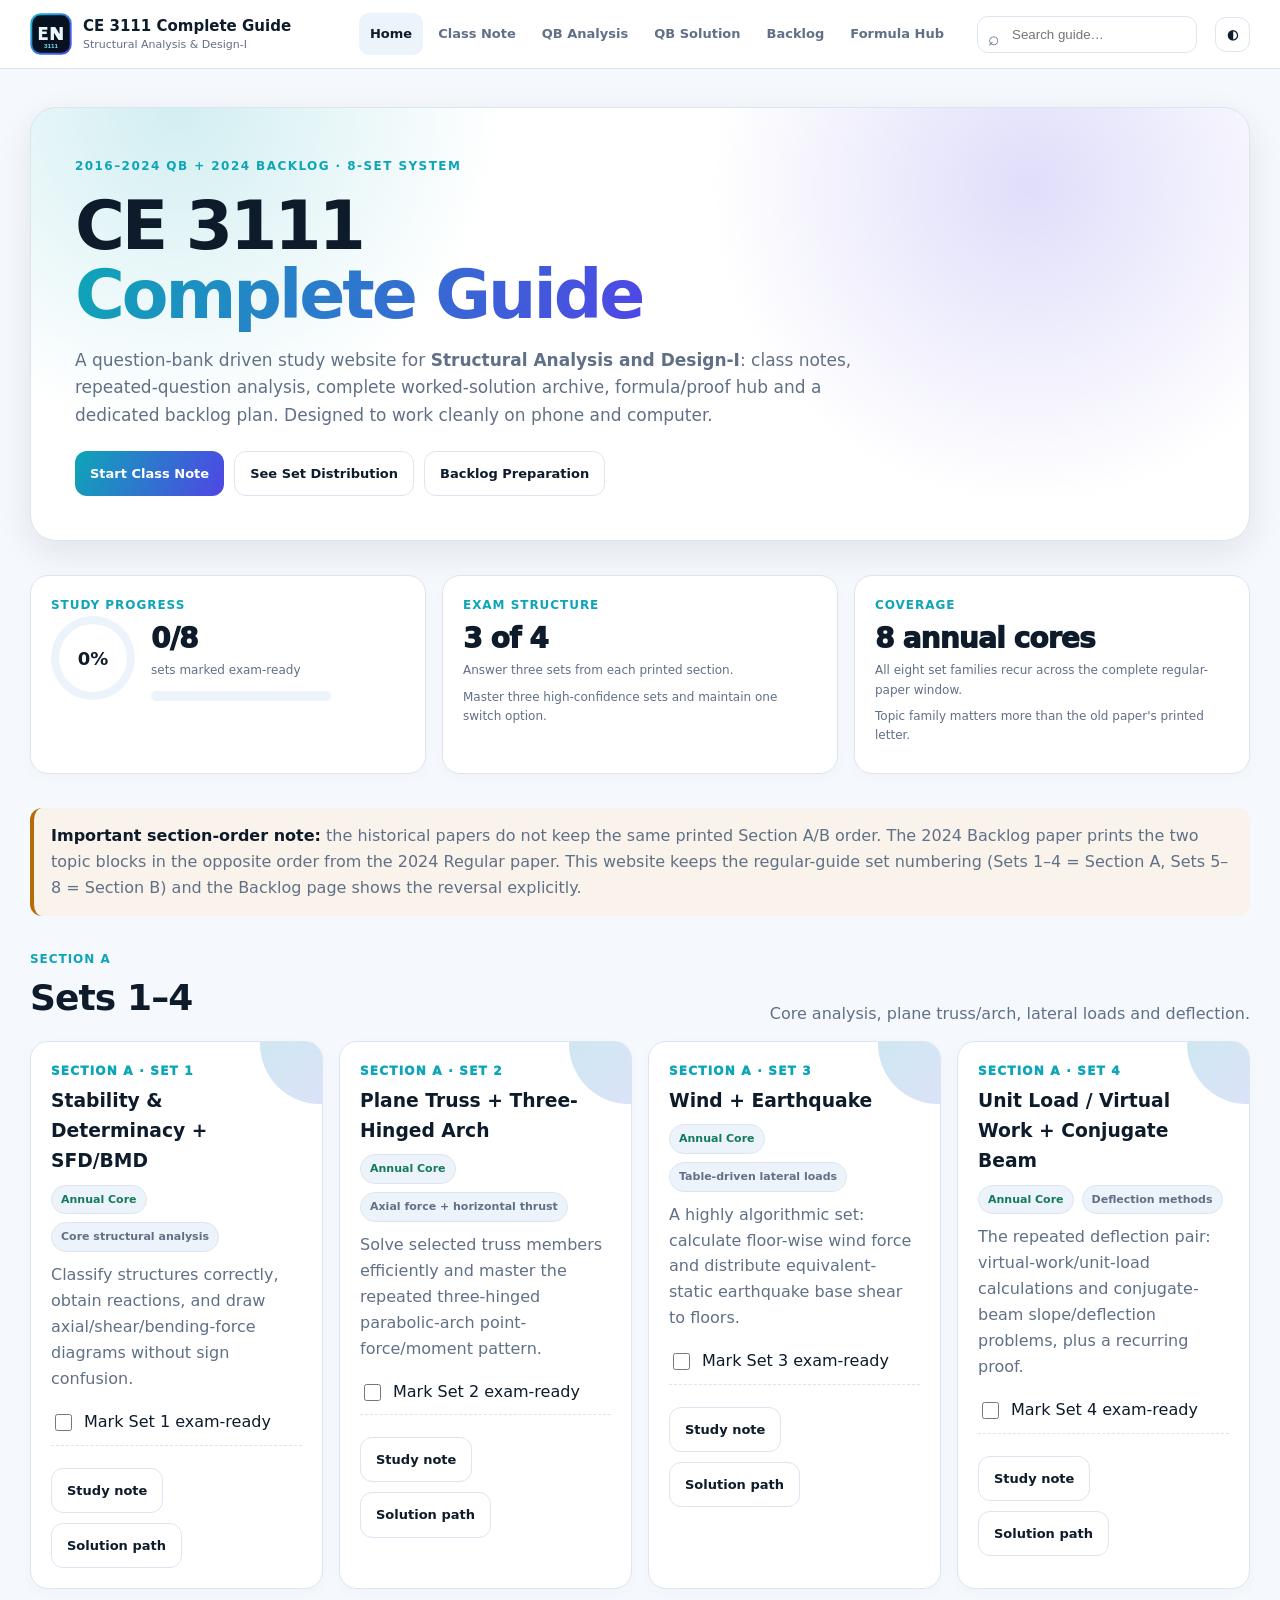
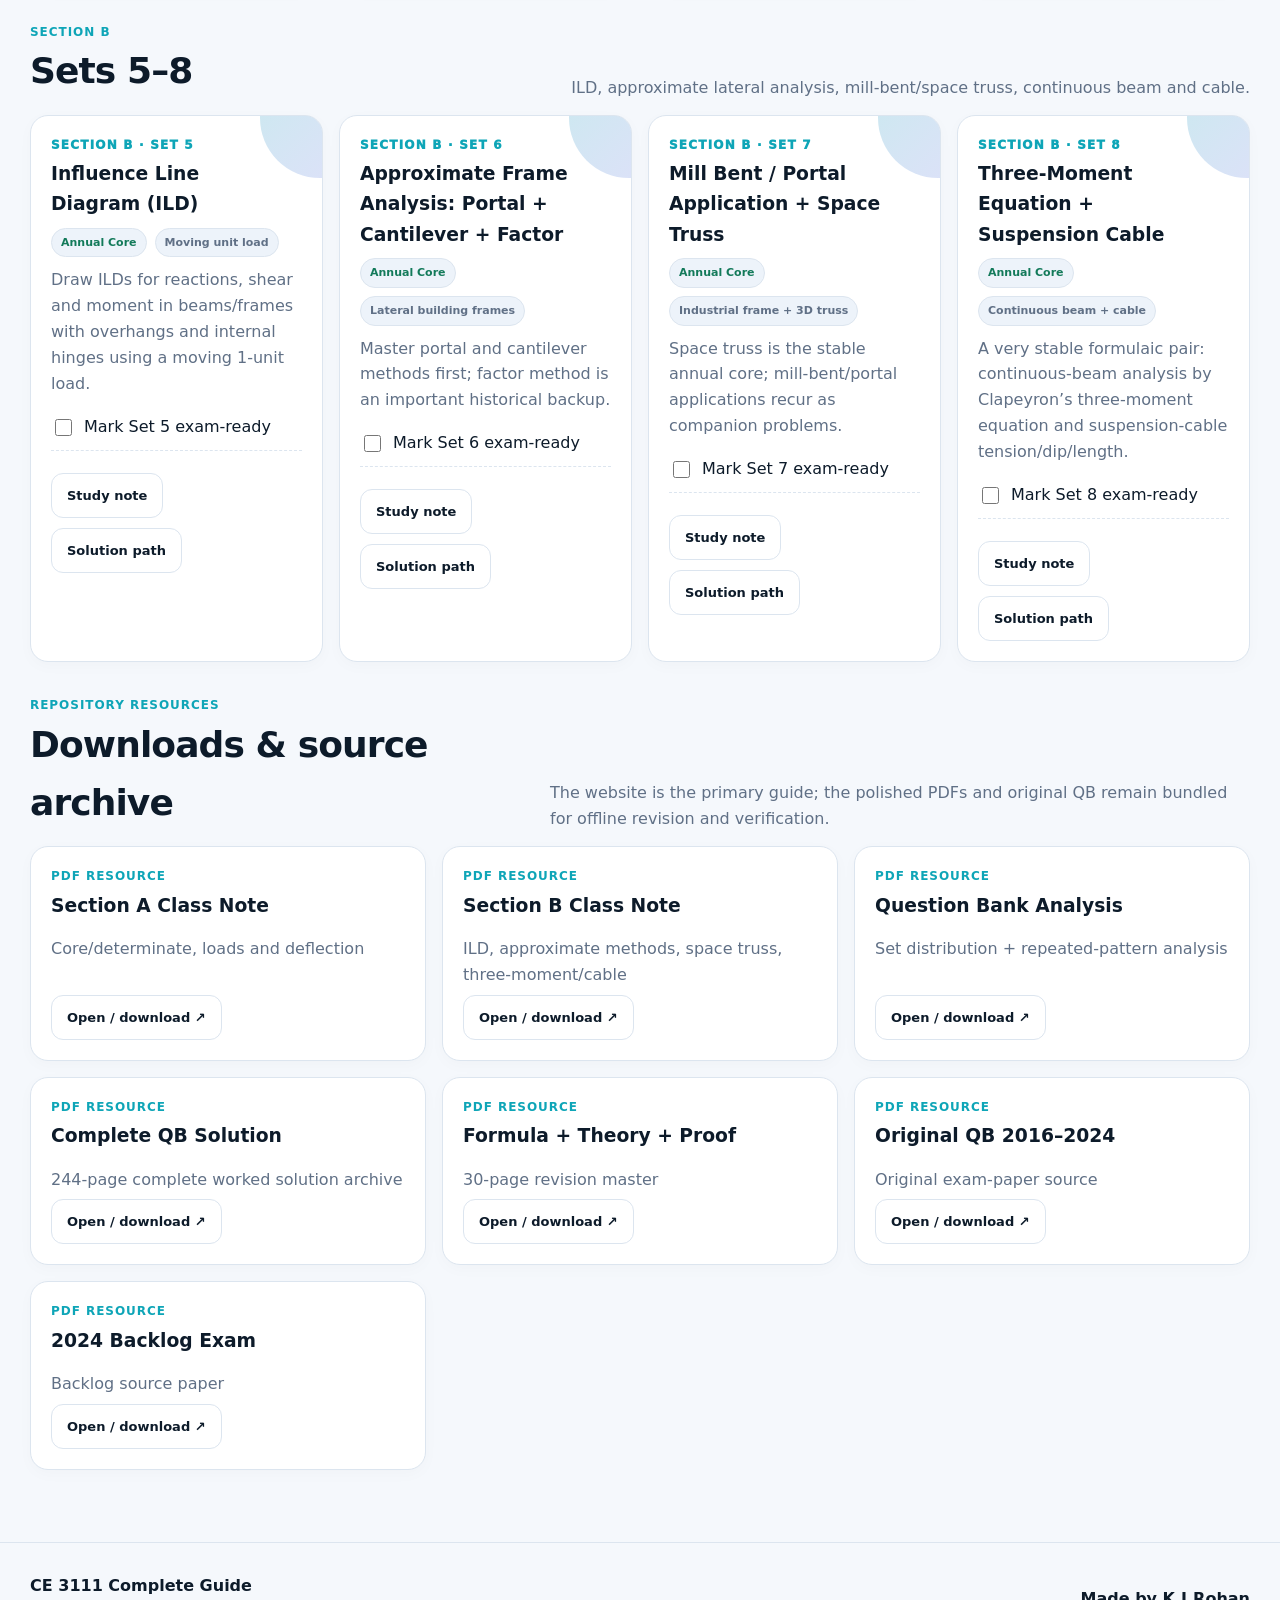
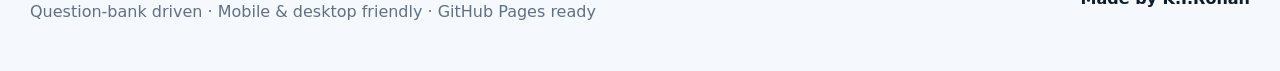
<file: index.html>
<!doctype html><html lang="en"><head><meta charset="utf-8"><meta name="viewport" content="width=device-width,initial-scale=1,viewport-fit=cover"><meta name="theme-color" content="#07111f"><meta name="description" content="CE 3111 complete study guide"><title>Home · CE 3111 Complete Guide</title><link rel="icon" href="assets/img/logo.svg" type="image/svg+xml"><link rel="manifest" href="manifest.webmanifest"><link rel="stylesheet" href="assets/css/site.css"></head><body><header class="topbar"><div class="container topbar-inner"><a class="brand" href="index.html"><img src="assets/img/logo.svg" alt="CE 3111 logo"><div><strong>CE 3111 Complete Guide</strong><span>Structural Analysis &amp; Design-I</span></div></a><button class="icon-btn menu-btn" id="menuToggle" aria-label="Toggle navigation">☰</button><nav class="nav" id="mainNav"><a href="index.html">Home</a><a href="class-notes.html">Class Note</a><a href="qb-analysis.html">QB Analysis</a><a href="qb-solutions.html">QB Solution</a><a href="backlog.html">Backlog</a><a href="formula-hub.html">Formula Hub</a></nav><div class="search-wrap"><input id="siteSearch" class="search-input" aria-label="Search guide" placeholder="Search guide…"><div id="searchResults" class="search-results"></div></div><button class="icon-btn" id="themeToggle" aria-label="Toggle theme">◐</button></div></header><main><div class="container">
<section class="hero"><div class="eyebrow">2016–2024 QB + 2024 Backlog · 8-set system</div><h1>CE 3111<br><span>Complete Guide</span></h1><p>A question-bank driven study website for <b>Structural Analysis and Design-I</b>: class notes, repeated-question analysis, complete worked-solution archive, formula/proof hub and a dedicated backlog plan. Designed to work cleanly on phone and computer.</p><div class="hero-actions"><a class="btn primary" href="class-notes.html">Start Class Note</a><a class="btn" href="qb-analysis.html">See Set Distribution</a><a class="btn" href="backlog.html">Backlog Preparation</a></div></section>
<section class="section-block"><div class="grid grid-3"><article class="card"><div class="kicker">Study progress</div><div class="progress-box"><div class="progress-ring"><b data-progress-percent>0%</b></div><div><div class="stat" data-progress-count>0/8</div><div class="stat-label">sets marked exam-ready</div><div class="progress-bar" style="width:180px;margin-top:10px"><span></span></div></div></div></article><article class="card"><div class="kicker">Exam structure</div><div class="stat">3 of 4</div><div class="stat-label">Answer three sets from each printed section.</div><p class="tagline">Master three high-confidence sets and maintain one switch option.</p></article><article class="card"><div class="kicker">Coverage</div><div class="stat">8 annual cores</div><div class="stat-label">All eight set families recur across the complete regular-paper window.</div><p class="tagline">Topic family matters more than the old paper's printed letter.</p></article></div></section>
<section class="section-block"><div class="notice warn"><strong>Important section-order note:</strong> the historical papers do not keep the same printed Section A/B order. The 2024 Backlog paper prints the two topic blocks in the opposite order from the 2024 Regular paper. This website keeps the regular-guide set numbering (Sets 1–4 = Section A, Sets 5–8 = Section B) and the Backlog page shows the reversal explicitly.</div></section>
<section class="section-block"><div class="section-head"><div><div class="kicker">Section A</div><h2>Sets 1–4</h2></div><p>Core analysis, plane truss/arch, lateral loads and deflection.</p></div><div class="grid grid-4" data-set-grid="A"></div></section>
<section class="section-block"><div class="section-head"><div><div class="kicker">Section B</div><h2>Sets 5–8</h2></div><p>ILD, approximate lateral analysis, mill-bent/space truss, continuous beam and cable.</p></div><div class="grid grid-4" data-set-grid="B"></div></section>
<section class="section-block"><div class="section-head"><div><div class="kicker">Repository resources</div><h2>Downloads & source archive</h2></div><p>The website is the primary guide; the polished PDFs and original QB remain bundled for offline revision and verification.</p></div><div class="grid grid-3" data-download-grid></div></section>
</div></main><footer class="footer"><div class="container footer-inner"><div><strong>CE 3111 Complete Guide</strong><div>Question-bank driven · Mobile &amp; desktop friendly · GitHub Pages ready</div></div><div><strong>Made by K.I.Rohan</strong></div></div></footer><button id="backTop" class="backtop" aria-label="Back to top">↑</button><script src="assets/js/data.js"></script><script src="assets/js/site.js"></script></body></html>
</file>
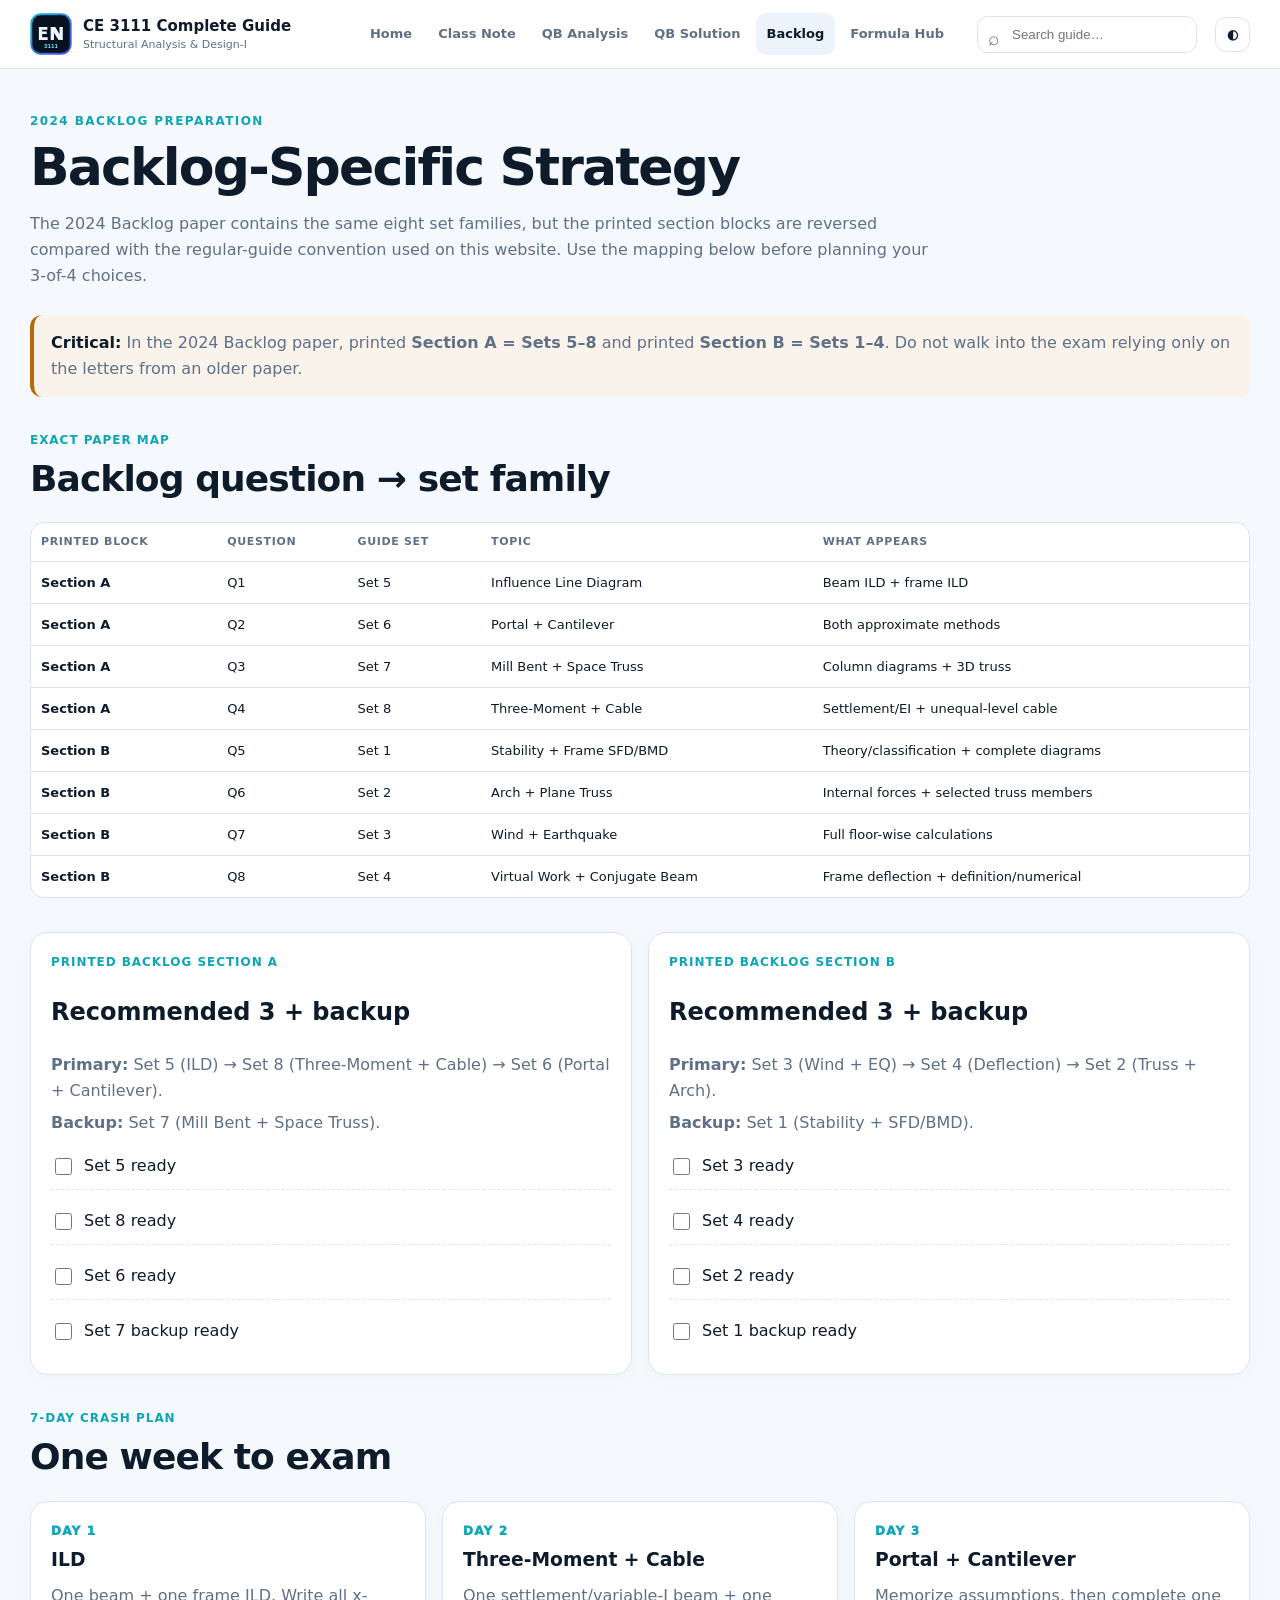
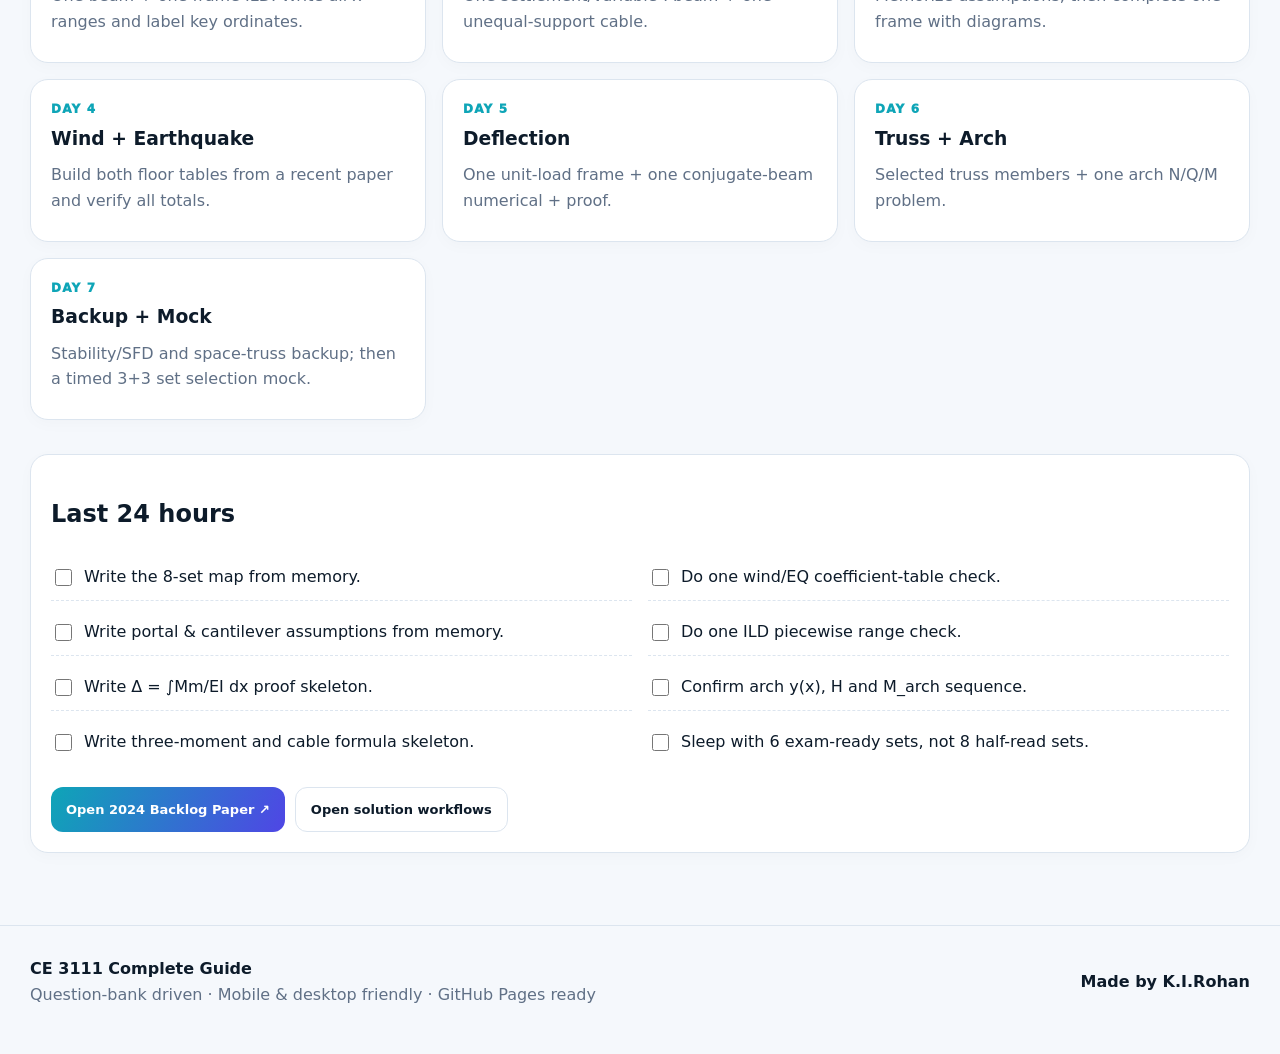
<file: backlog.html>
<!doctype html><html lang="en"><head><meta charset="utf-8"><meta name="viewport" content="width=device-width,initial-scale=1,viewport-fit=cover"><meta name="theme-color" content="#07111f"><meta name="description" content="CE 3111 complete study guide"><title>Backlog Preparation · CE 3111 Complete Guide</title><link rel="icon" href="assets/img/logo.svg" type="image/svg+xml"><link rel="manifest" href="manifest.webmanifest"><link rel="stylesheet" href="assets/css/site.css"></head><body><header class="topbar"><div class="container topbar-inner"><a class="brand" href="index.html"><img src="assets/img/logo.svg" alt="CE 3111 logo"><div><strong>CE 3111 Complete Guide</strong><span>Structural Analysis &amp; Design-I</span></div></a><button class="icon-btn menu-btn" id="menuToggle" aria-label="Toggle navigation">☰</button><nav class="nav" id="mainNav"><a href="index.html">Home</a><a href="class-notes.html">Class Note</a><a href="qb-analysis.html">QB Analysis</a><a href="qb-solutions.html">QB Solution</a><a href="backlog.html">Backlog</a><a href="formula-hub.html">Formula Hub</a></nav><div class="search-wrap"><input id="siteSearch" class="search-input" aria-label="Search guide" placeholder="Search guide…"><div id="searchResults" class="search-results"></div></div><button class="icon-btn" id="themeToggle" aria-label="Toggle theme">◐</button></div></header><main><div class="container"><div class="page-title"><div class="eyebrow">2024 Backlog Preparation</div><h1>Backlog-Specific Strategy</h1><p>The 2024 Backlog paper contains the same eight set families, but the printed section blocks are reversed compared with the regular-guide convention used on this website. Use the mapping below before planning your 3-of-4 choices.</p></div><div class="notice warn"><strong>Critical:</strong> In the 2024 Backlog paper, printed <b>Section A = Sets 5–8</b> and printed <b>Section B = Sets 1–4</b>. Do not walk into the exam relying only on the letters from an older paper.</div>
<section class="section-block"><div class="section-head"><div><div class="kicker">Exact paper map</div><h2>Backlog question → set family</h2></div></div><div class="table-scroll"><table class="data-table"><thead><tr><th>Printed block</th><th>Question</th><th>Guide set</th><th>Topic</th><th>What appears</th></tr></thead><tbody id="backlogTable"></tbody></table></div></section>
<section class="section-block"><div class="grid grid-2"><article class="card"><div class="kicker">Printed Backlog Section A</div><h2>Recommended 3 + backup</h2><p><b>Primary:</b> Set 5 (ILD) → Set 8 (Three-Moment + Cable) → Set 6 (Portal + Cantilever).</p><p><b>Backup:</b> Set 7 (Mill Bent + Space Truss).</p><div class="checklist"><label class="check"><input data-progress-id="set-5" type="checkbox"><span>Set 5 ready</span></label><label class="check"><input data-progress-id="set-8" type="checkbox"><span>Set 8 ready</span></label><label class="check"><input data-progress-id="set-6" type="checkbox"><span>Set 6 ready</span></label><label class="check"><input data-progress-id="set-7" type="checkbox"><span>Set 7 backup ready</span></label></div></article><article class="card"><div class="kicker">Printed Backlog Section B</div><h2>Recommended 3 + backup</h2><p><b>Primary:</b> Set 3 (Wind + EQ) → Set 4 (Deflection) → Set 2 (Truss + Arch).</p><p><b>Backup:</b> Set 1 (Stability + SFD/BMD).</p><div class="checklist"><label class="check"><input data-progress-id="set-3" type="checkbox"><span>Set 3 ready</span></label><label class="check"><input data-progress-id="set-4" type="checkbox"><span>Set 4 ready</span></label><label class="check"><input data-progress-id="set-2" type="checkbox"><span>Set 2 ready</span></label><label class="check"><input data-progress-id="set-1" type="checkbox"><span>Set 1 backup ready</span></label></div></article></div></section>
<section class="section-block"><div class="section-head"><div><div class="kicker">7-day crash plan</div><h2>One week to exam</h2></div></div><div class="grid grid-3"><article class="card"><div class="set-num">Day 1</div><h3>ILD</h3><p>One beam + one frame ILD. Write all x-ranges and label key ordinates.</p></article><article class="card"><div class="set-num">Day 2</div><h3>Three-Moment + Cable</h3><p>One settlement/variable-I beam + one unequal-support cable.</p></article><article class="card"><div class="set-num">Day 3</div><h3>Portal + Cantilever</h3><p>Memorize assumptions, then complete one frame with diagrams.</p></article><article class="card"><div class="set-num">Day 4</div><h3>Wind + Earthquake</h3><p>Build both floor tables from a recent paper and verify all totals.</p></article><article class="card"><div class="set-num">Day 5</div><h3>Deflection</h3><p>One unit-load frame + one conjugate-beam numerical + proof.</p></article><article class="card"><div class="set-num">Day 6</div><h3>Truss + Arch</h3><p>Selected truss members + one arch N/Q/M problem.</p></article><article class="card"><div class="set-num">Day 7</div><h3>Backup + Mock</h3><p>Stability/SFD and space-truss backup; then a timed 3+3 set selection mock.</p></article></div></section>
<section class="section-block"><div class="card"><h2>Last 24 hours</h2><div class="grid grid-2"><div class="checklist"><label class="check"><input type="checkbox"><span>Write the 8-set map from memory.</span></label><label class="check"><input type="checkbox"><span>Write portal & cantilever assumptions from memory.</span></label><label class="check"><input type="checkbox"><span>Write Δ = ∫Mm/EI dx proof skeleton.</span></label><label class="check"><input type="checkbox"><span>Write three-moment and cable formula skeleton.</span></label></div><div class="checklist"><label class="check"><input type="checkbox"><span>Do one wind/EQ coefficient-table check.</span></label><label class="check"><input type="checkbox"><span>Do one ILD piecewise range check.</span></label><label class="check"><input type="checkbox"><span>Confirm arch y(x), H and M_arch sequence.</span></label><label class="check"><input type="checkbox"><span>Sleep with 6 exam-ready sets, not 8 half-read sets.</span></label></div></div><div class="actions"><a class="btn primary" href="docs/backlog-2024.pdf" target="_blank">Open 2024 Backlog Paper ↗</a><a class="btn" href="qb-solutions.html">Open solution workflows</a></div></div></section></div></main><footer class="footer"><div class="container footer-inner"><div><strong>CE 3111 Complete Guide</strong><div>Question-bank driven · Mobile &amp; desktop friendly · GitHub Pages ready</div></div><div><strong>Made by K.I.Rohan</strong></div></div></footer><button id="backTop" class="backtop" aria-label="Back to top">↑</button><script src="assets/js/data.js"></script><script src="assets/js/site.js"></script></body></html>
</file>
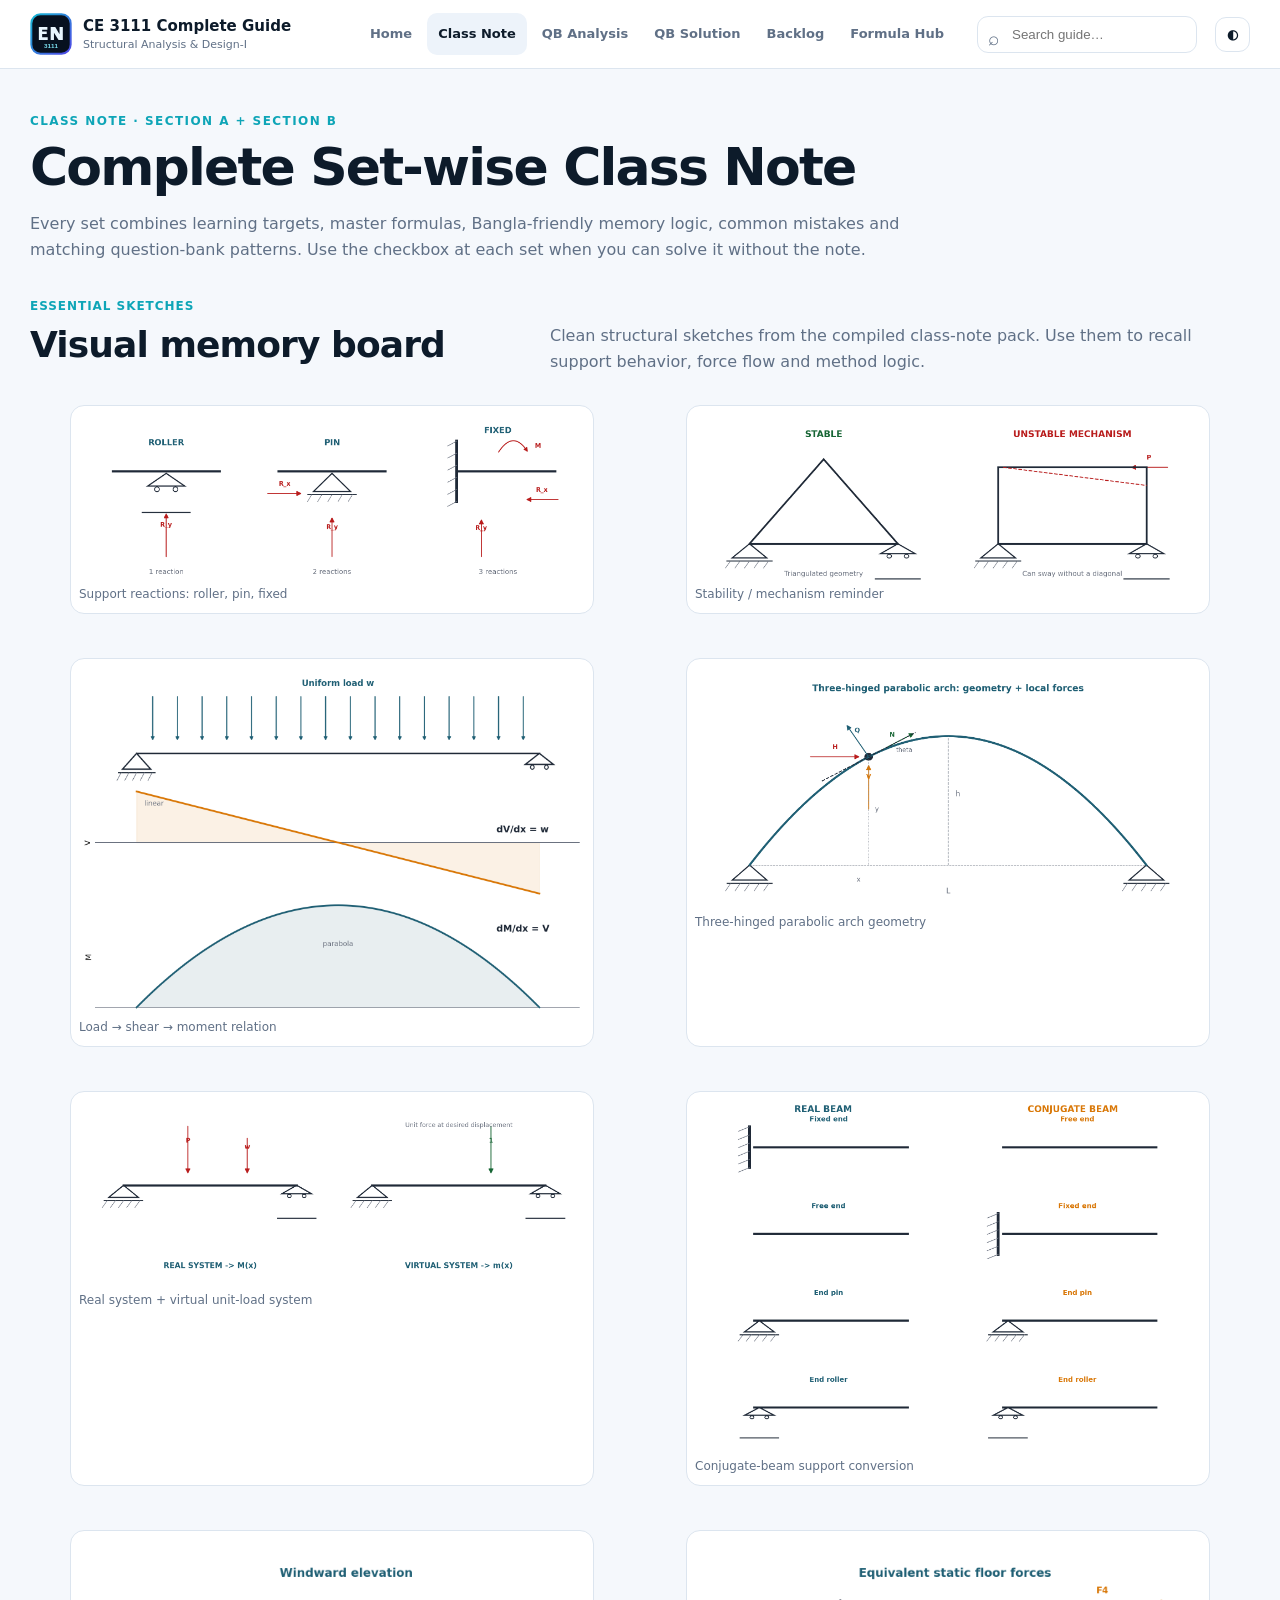
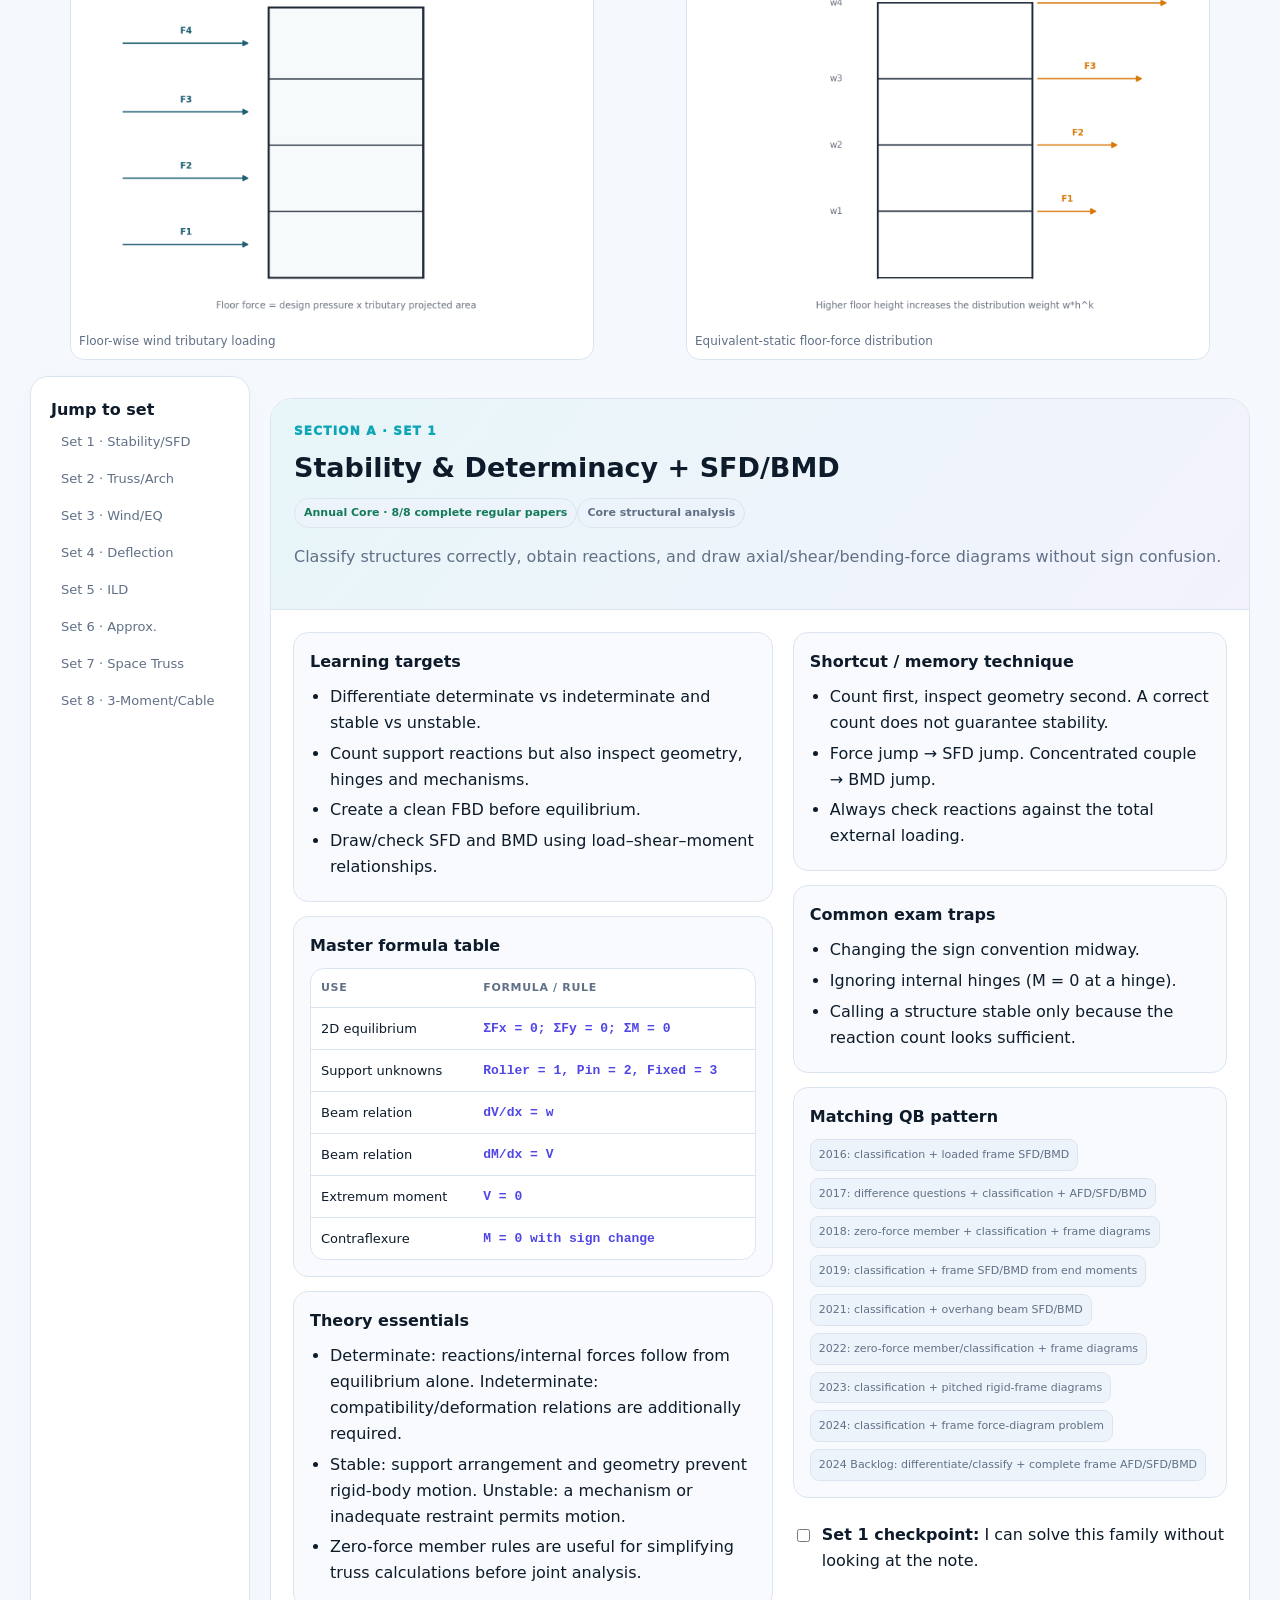
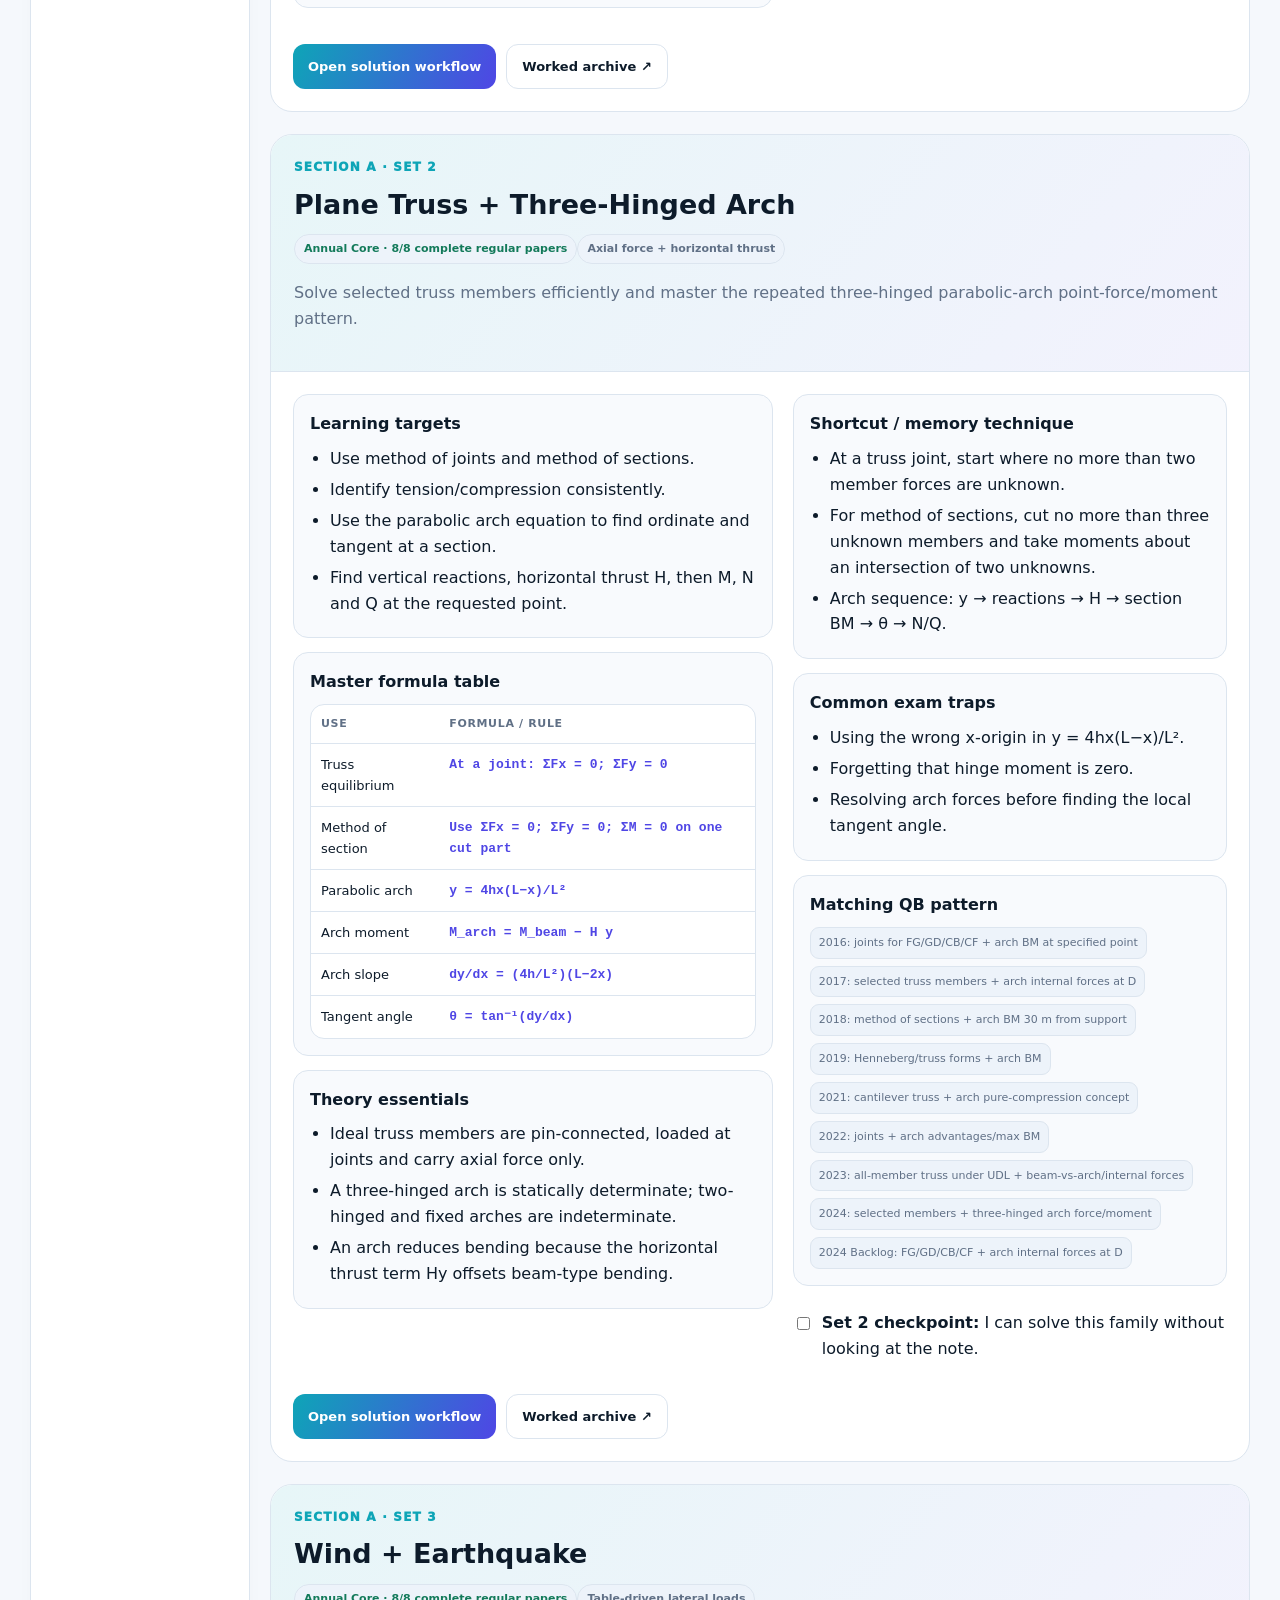
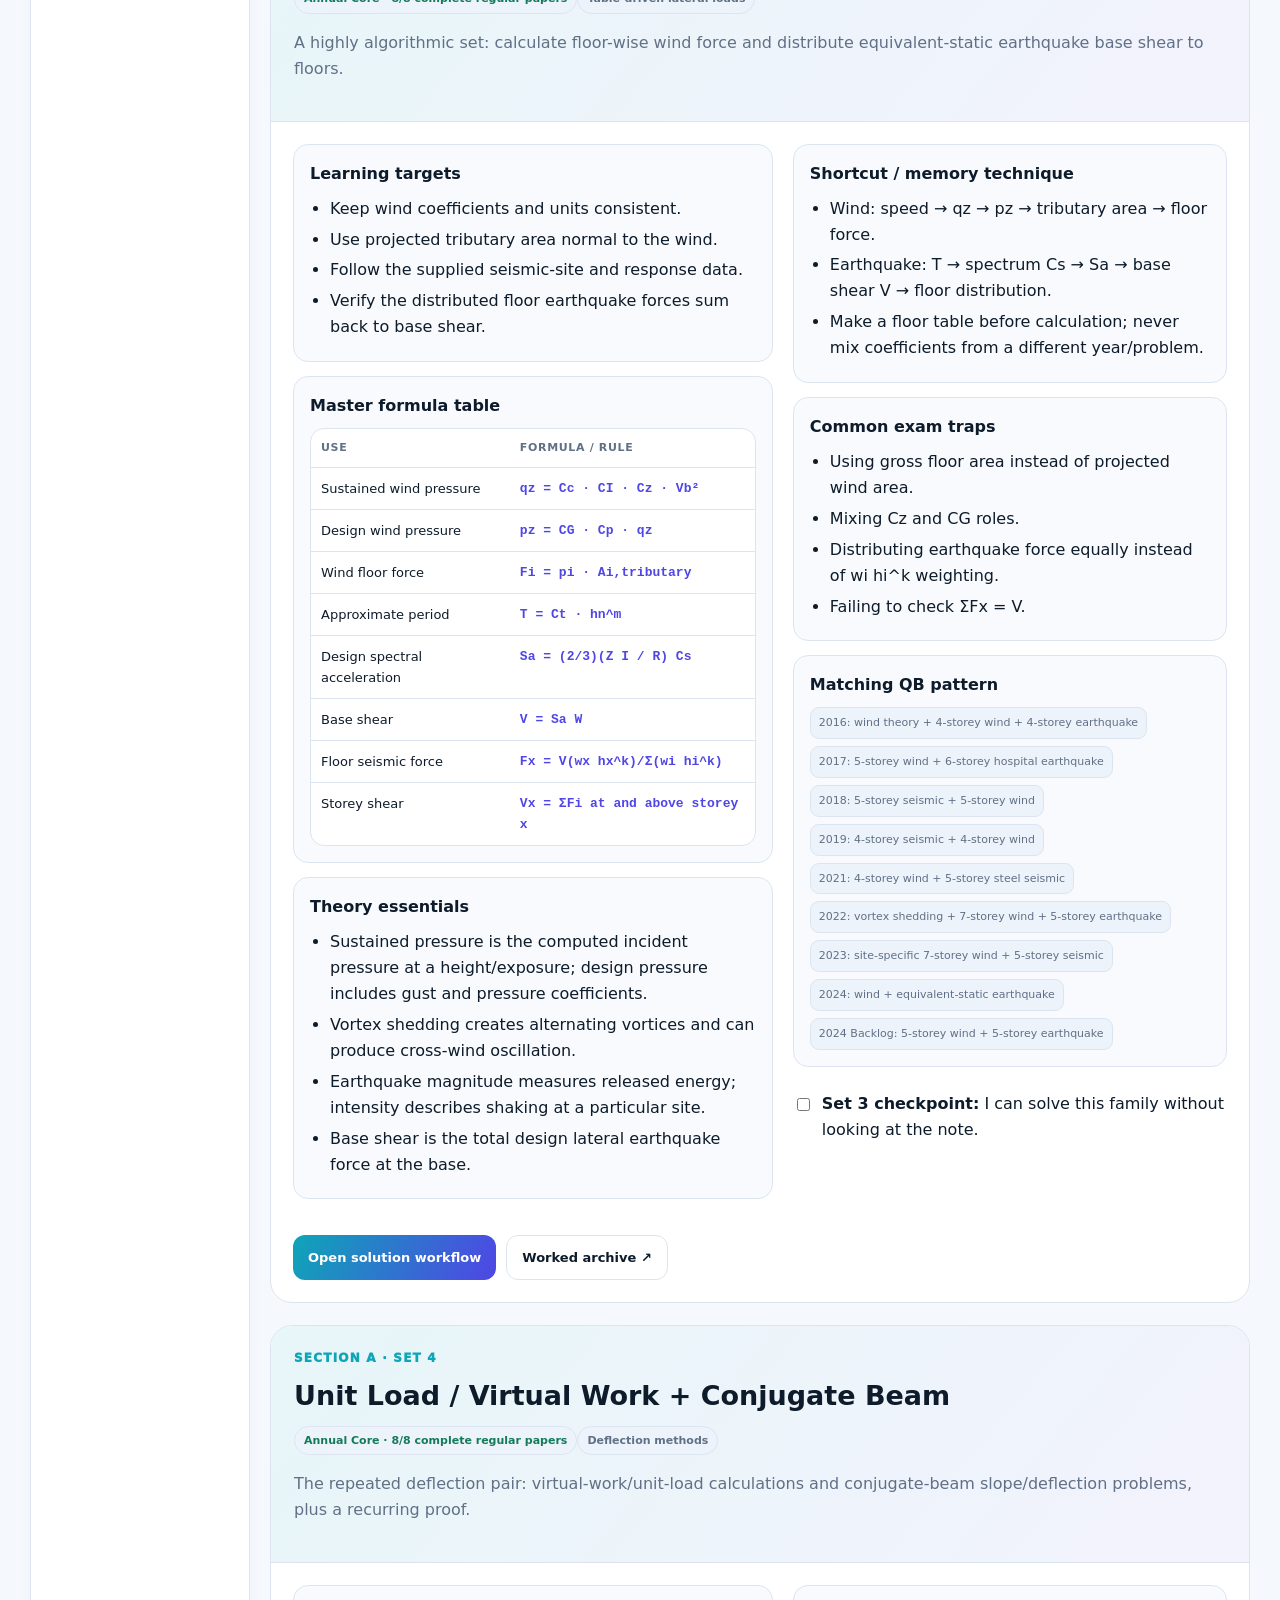
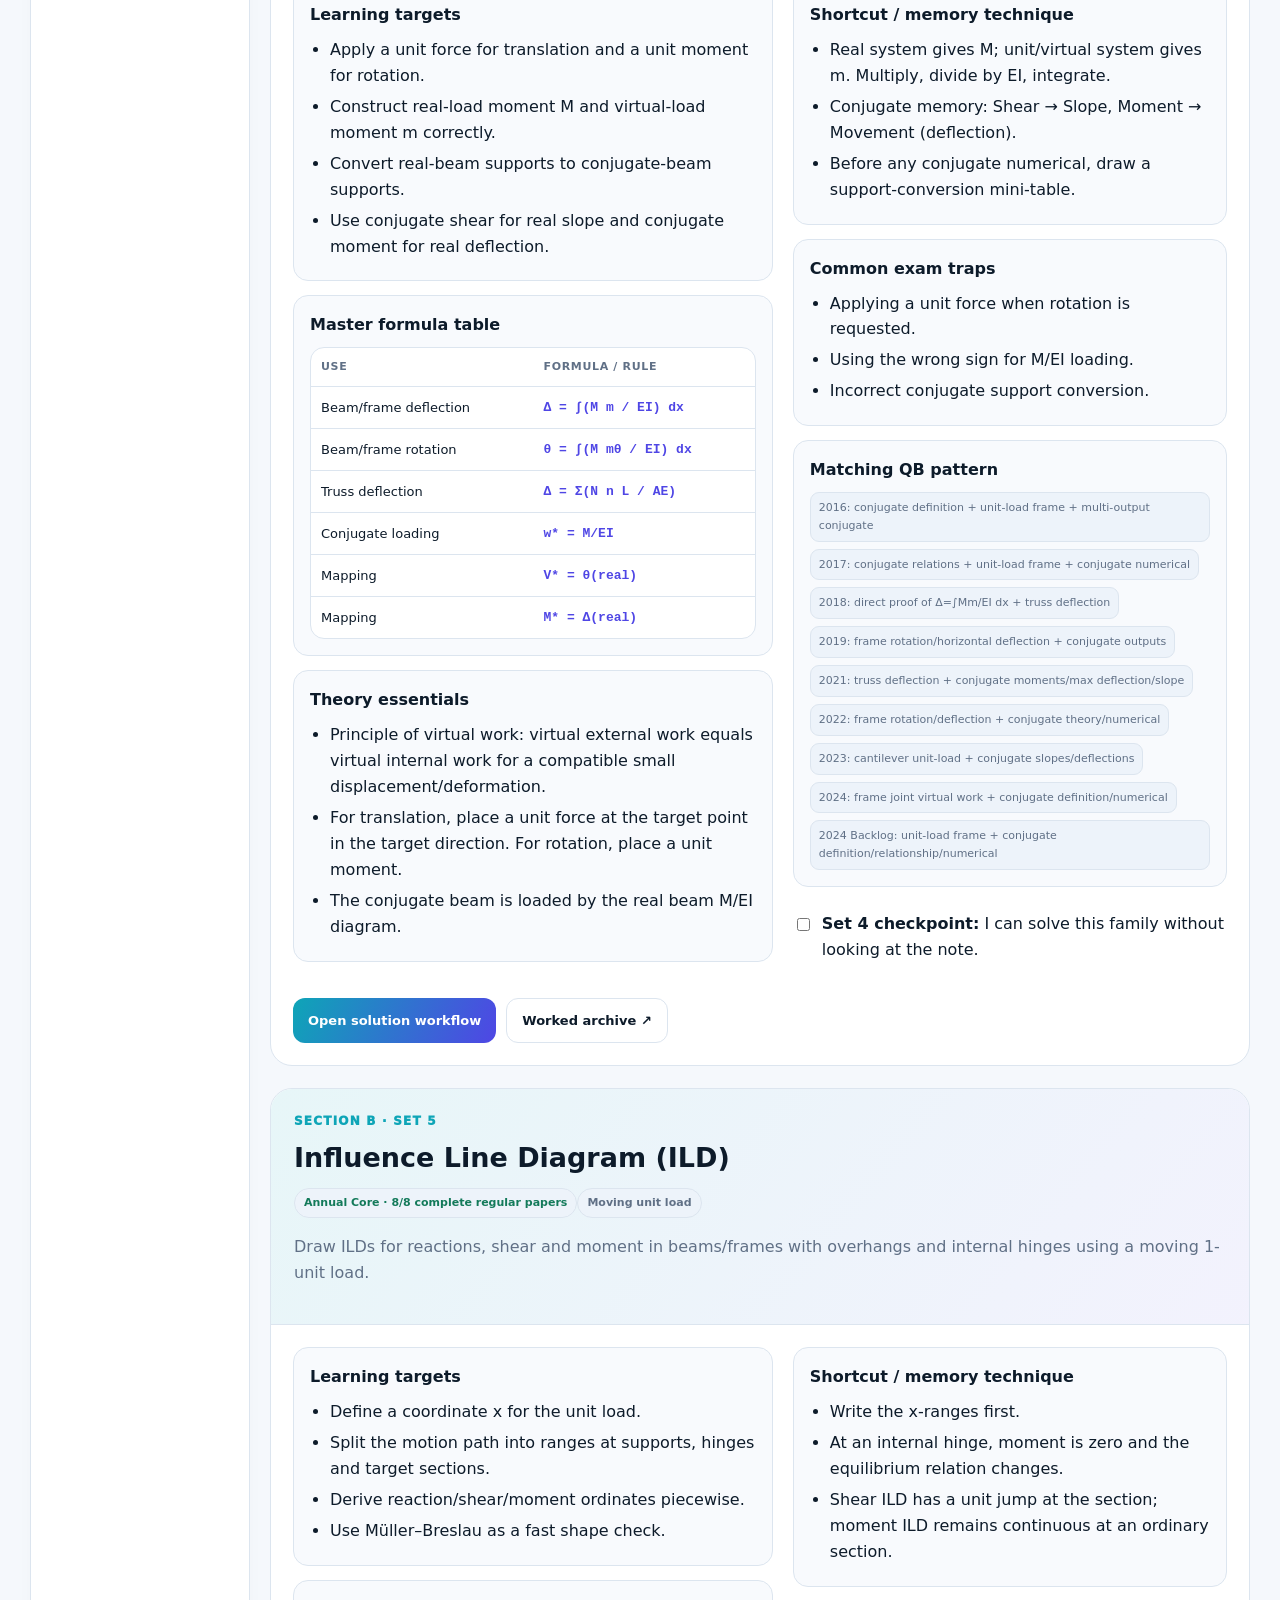
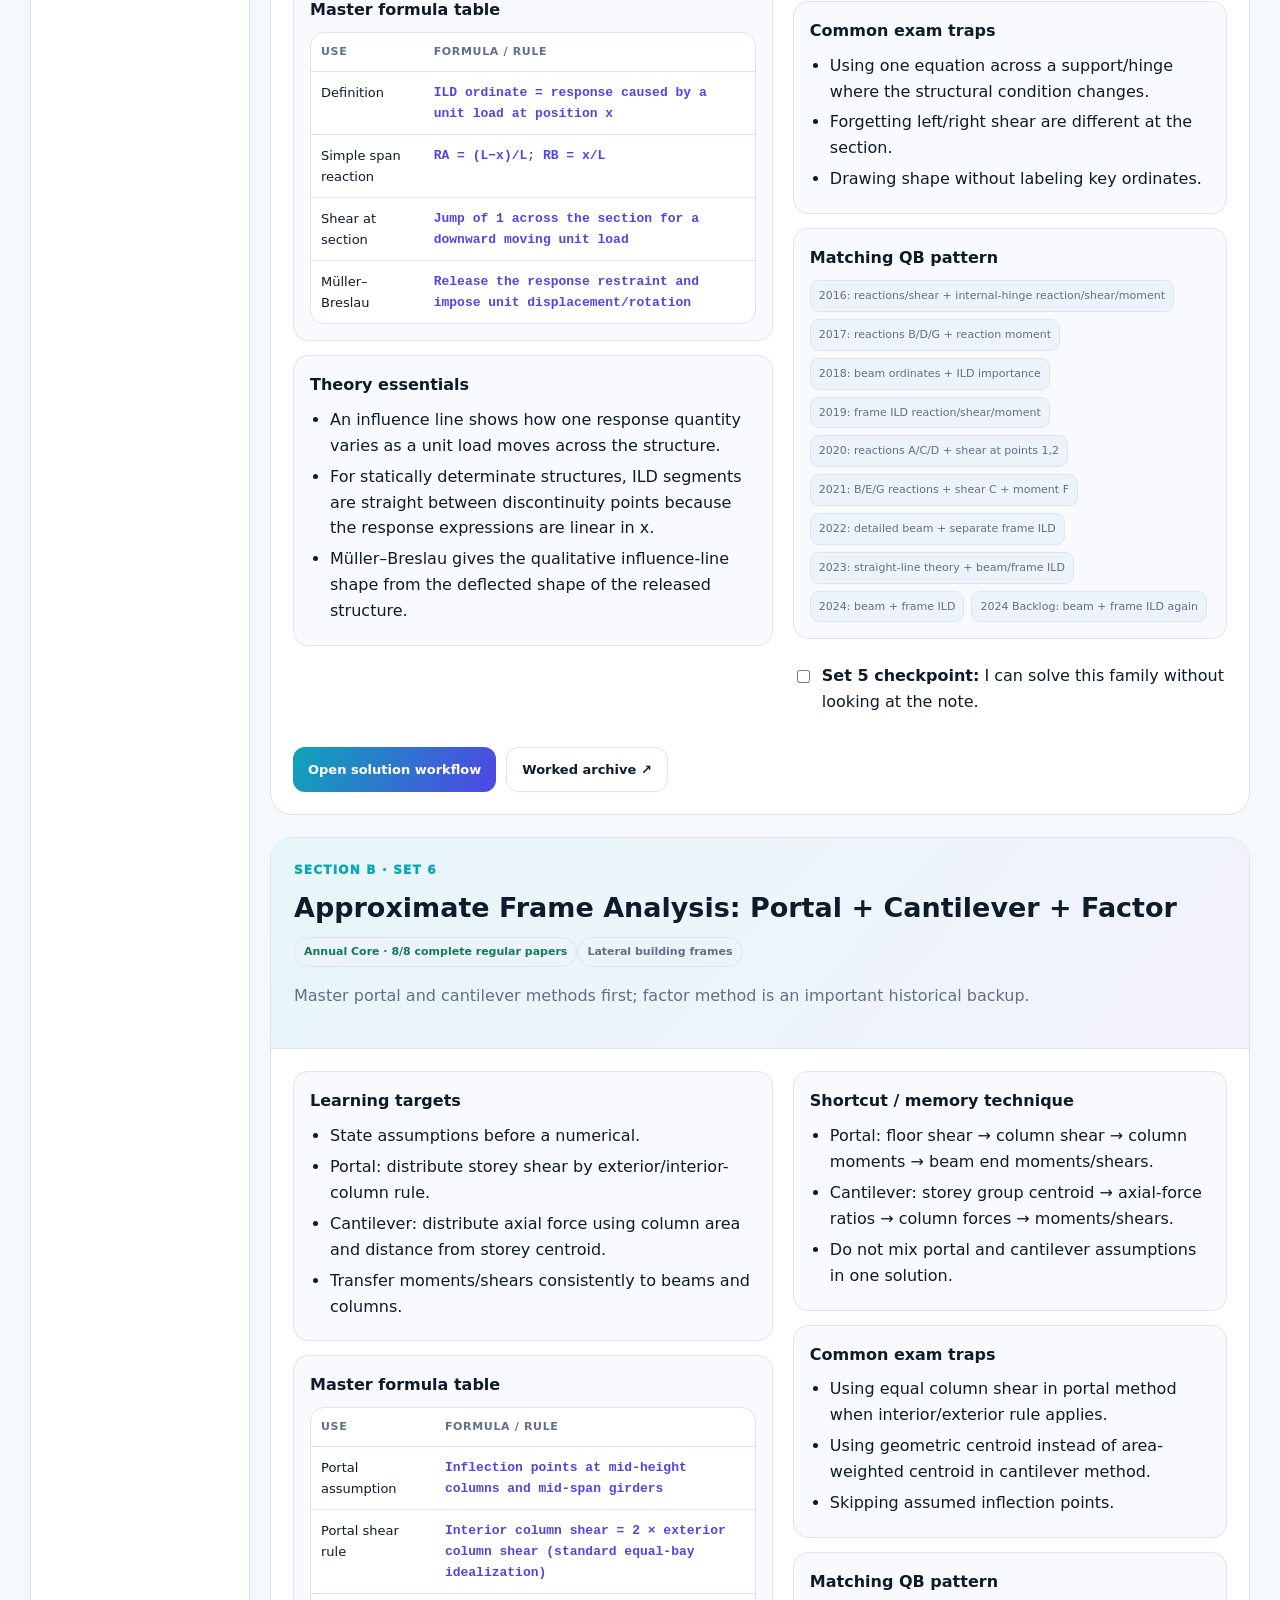
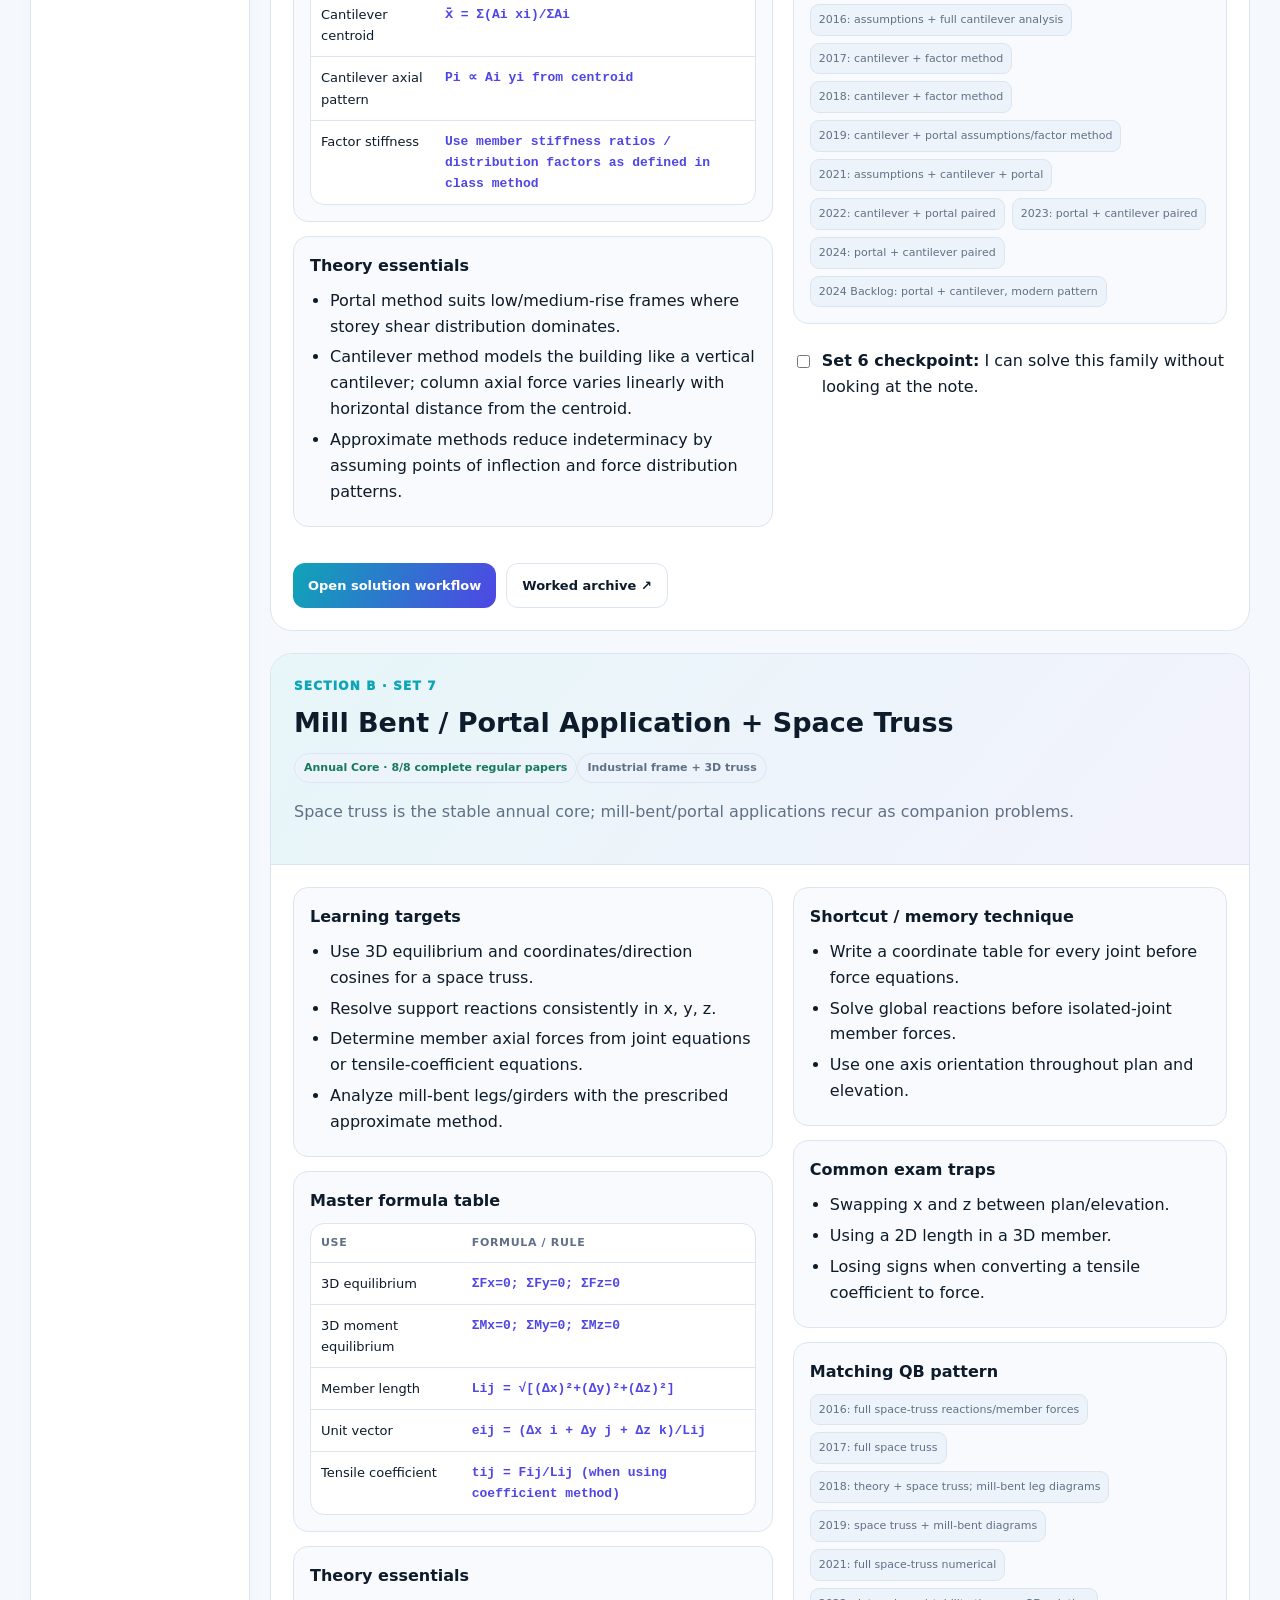
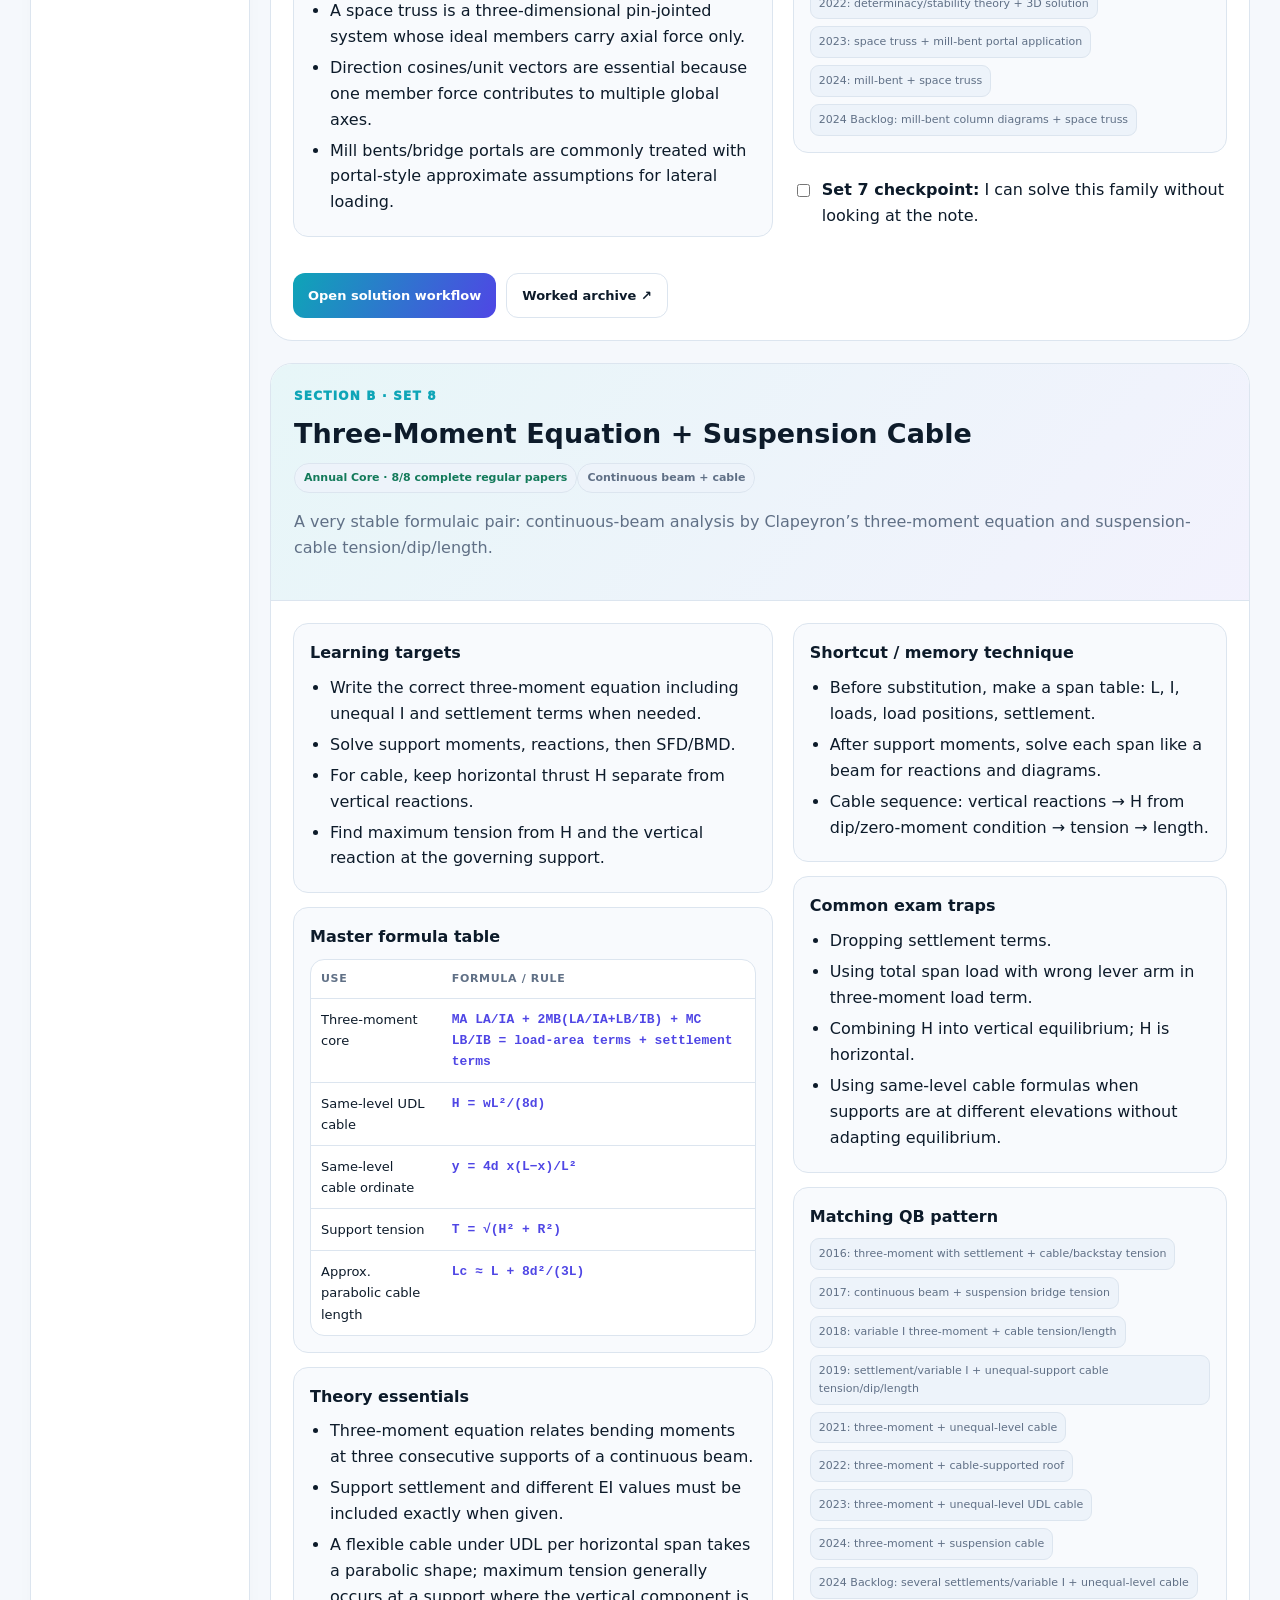
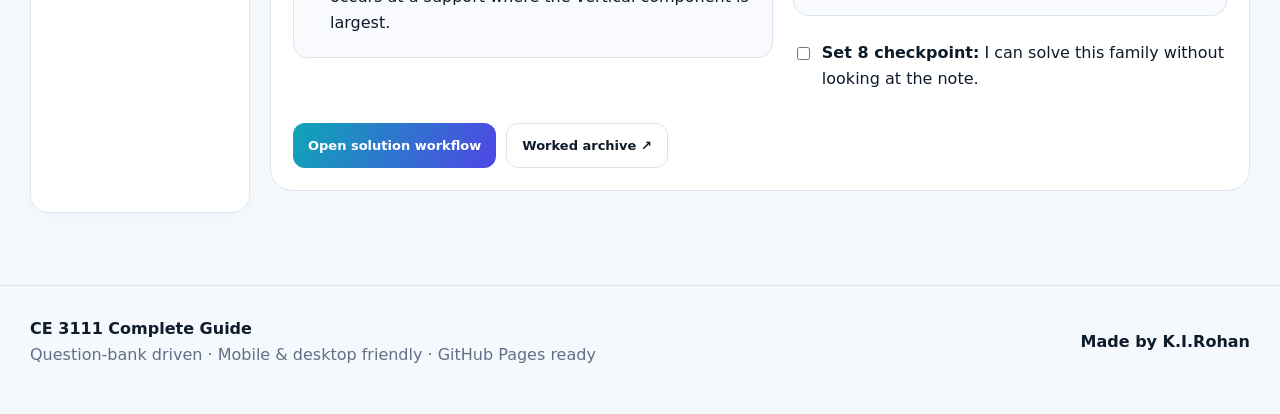
<file: class-notes.html>
<!doctype html><html lang="en"><head><meta charset="utf-8"><meta name="viewport" content="width=device-width,initial-scale=1,viewport-fit=cover"><meta name="theme-color" content="#07111f"><meta name="description" content="CE 3111 complete study guide"><title>Class Note · CE 3111 Complete Guide</title><link rel="icon" href="assets/img/logo.svg" type="image/svg+xml"><link rel="manifest" href="manifest.webmanifest"><link rel="stylesheet" href="assets/css/site.css"></head><body><header class="topbar"><div class="container topbar-inner"><a class="brand" href="index.html"><img src="assets/img/logo.svg" alt="CE 3111 logo"><div><strong>CE 3111 Complete Guide</strong><span>Structural Analysis &amp; Design-I</span></div></a><button class="icon-btn menu-btn" id="menuToggle" aria-label="Toggle navigation">☰</button><nav class="nav" id="mainNav"><a href="index.html">Home</a><a href="class-notes.html">Class Note</a><a href="qb-analysis.html">QB Analysis</a><a href="qb-solutions.html">QB Solution</a><a href="backlog.html">Backlog</a><a href="formula-hub.html">Formula Hub</a></nav><div class="search-wrap"><input id="siteSearch" class="search-input" aria-label="Search guide" placeholder="Search guide…"><div id="searchResults" class="search-results"></div></div><button class="icon-btn" id="themeToggle" aria-label="Toggle theme">◐</button></div></header><main><div class="container"><div class="page-title"><div class="eyebrow">Class Note · Section A + Section B</div><h1>Complete Set-wise Class Note</h1><p>Every set combines learning targets, master formulas, Bangla-friendly memory logic, common mistakes and matching question-bank patterns. Use the checkbox at each set when you can solve it without the note.</p></div><section class="section-block"><div class="section-head"><div><div class="kicker">Essential sketches</div><h2>Visual memory board</h2></div><p>Clean structural sketches from the compiled class-note pack. Use them to recall support behavior, force flow and method logic.</p></div><div class="sketch-grid"><figure class="sketch"><img src="assets/img/supports.png" alt="Support reaction sketch"><figcaption class="tagline">Support reactions: roller, pin, fixed</figcaption></figure><figure class="sketch"><img src="assets/img/stability.png" alt="Stability sketch"><figcaption class="tagline">Stability / mechanism reminder</figcaption></figure><figure class="sketch"><img src="assets/img/load_shear_moment.png" alt="Load shear moment relationship"><figcaption class="tagline">Load → shear → moment relation</figcaption></figure><figure class="sketch"><img src="assets/img/arch_geometry.png" alt="Parabolic arch geometry"><figcaption class="tagline">Three-hinged parabolic arch geometry</figcaption></figure><figure class="sketch"><img src="assets/img/virtual_work.png" alt="Virtual work sketch"><figcaption class="tagline">Real system + virtual unit-load system</figcaption></figure><figure class="sketch"><img src="assets/img/conjugate_supports.png" alt="Conjugate beam support conversion"><figcaption class="tagline">Conjugate-beam support conversion</figcaption></figure><figure class="sketch"><img src="assets/img/wind_floors.png" alt="Wind floor loading"><figcaption class="tagline">Floor-wise wind tributary loading</figcaption></figure><figure class="sketch"><img src="assets/img/earthquake_floors.png" alt="Earthquake floor force distribution"><figcaption class="tagline">Equivalent-static floor-force distribution</figcaption></figure></div></section><div class="layout-with-toc"><aside class="card toc"><b>Jump to set</b><a href="#set-1">Set 1 · Stability/SFD</a><a href="#set-2">Set 2 · Truss/Arch</a><a href="#set-3">Set 3 · Wind/EQ</a><a href="#set-4">Set 4 · Deflection</a><a href="#set-5">Set 5 · ILD</a><a href="#set-6">Set 6 · Approx.</a><a href="#set-7">Set 7 · Space Truss</a><a href="#set-8">Set 8 · 3-Moment/Cable</a></aside><div><div id="classNotesContainer"></div></div></div></div></main><footer class="footer"><div class="container footer-inner"><div><strong>CE 3111 Complete Guide</strong><div>Question-bank driven · Mobile &amp; desktop friendly · GitHub Pages ready</div></div><div><strong>Made by K.I.Rohan</strong></div></div></footer><button id="backTop" class="backtop" aria-label="Back to top">↑</button><script src="assets/js/data.js"></script><script src="assets/js/site.js"></script></body></html>
</file>
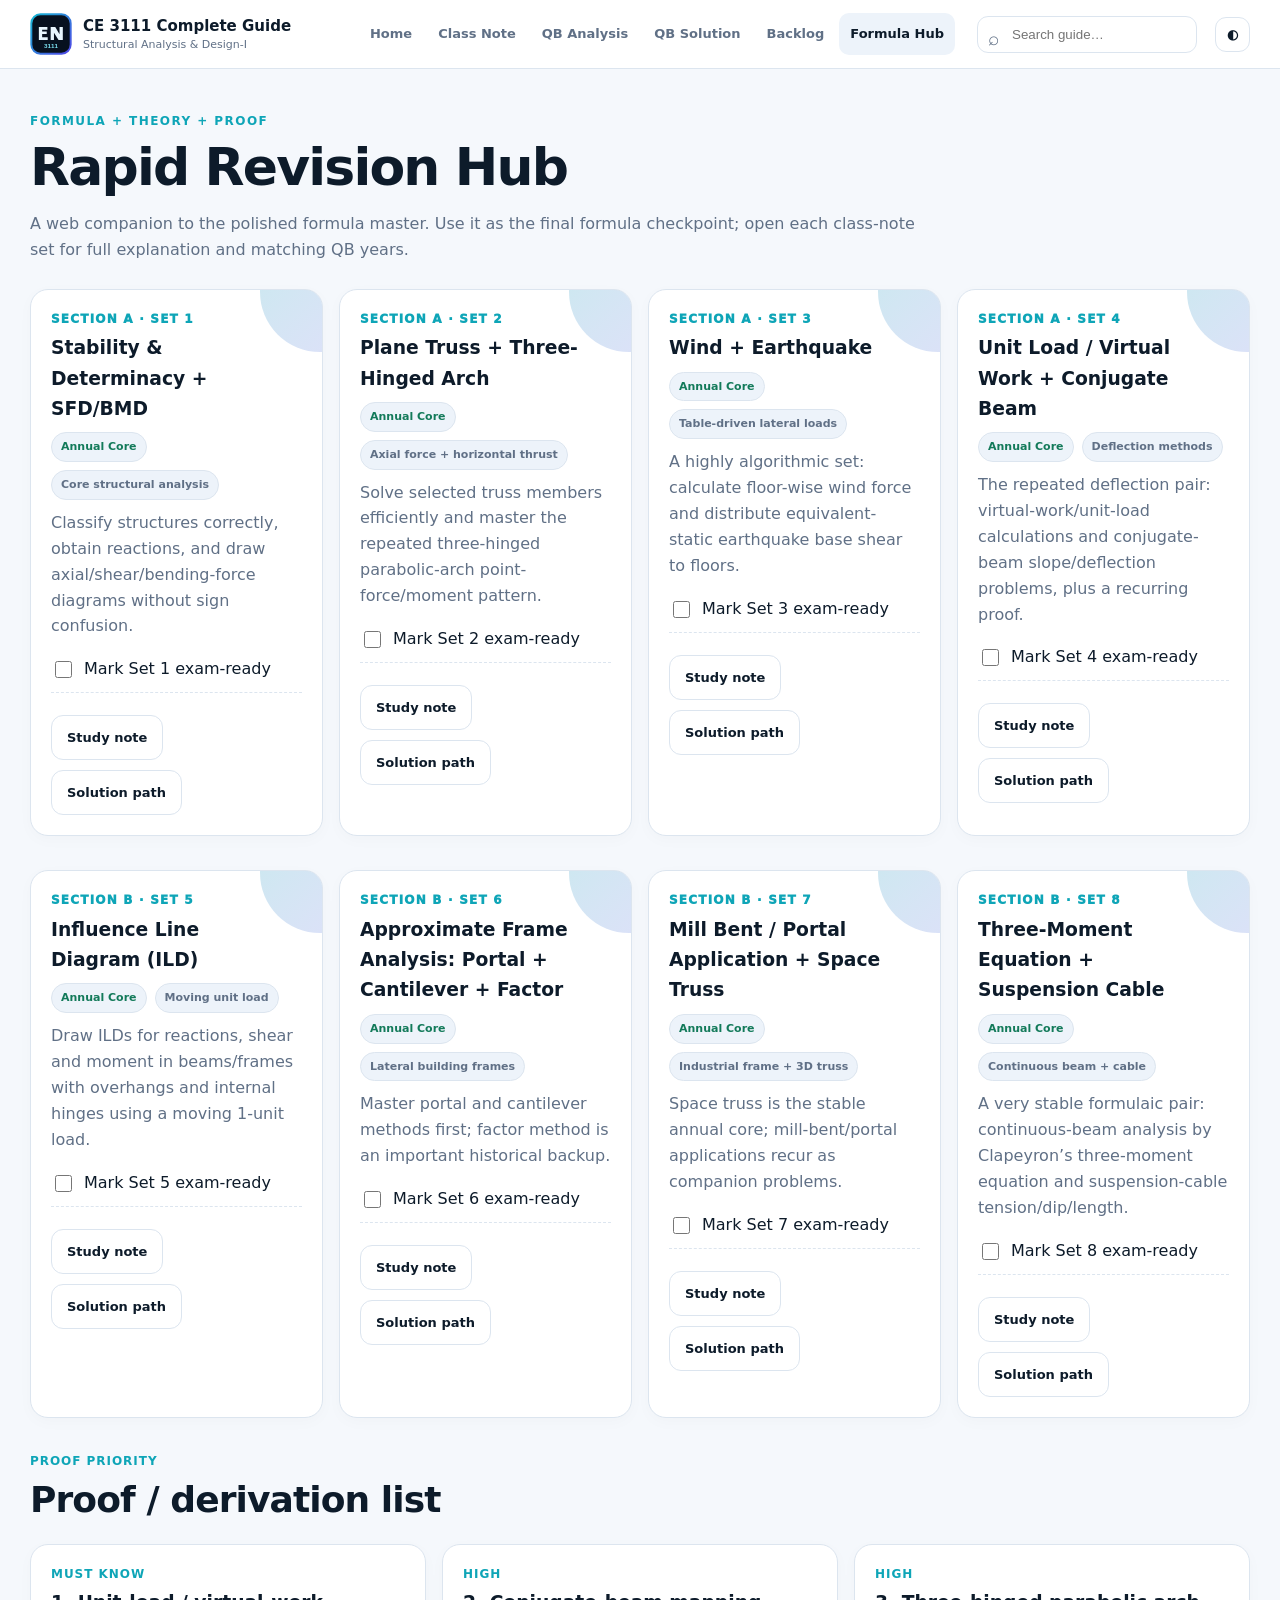
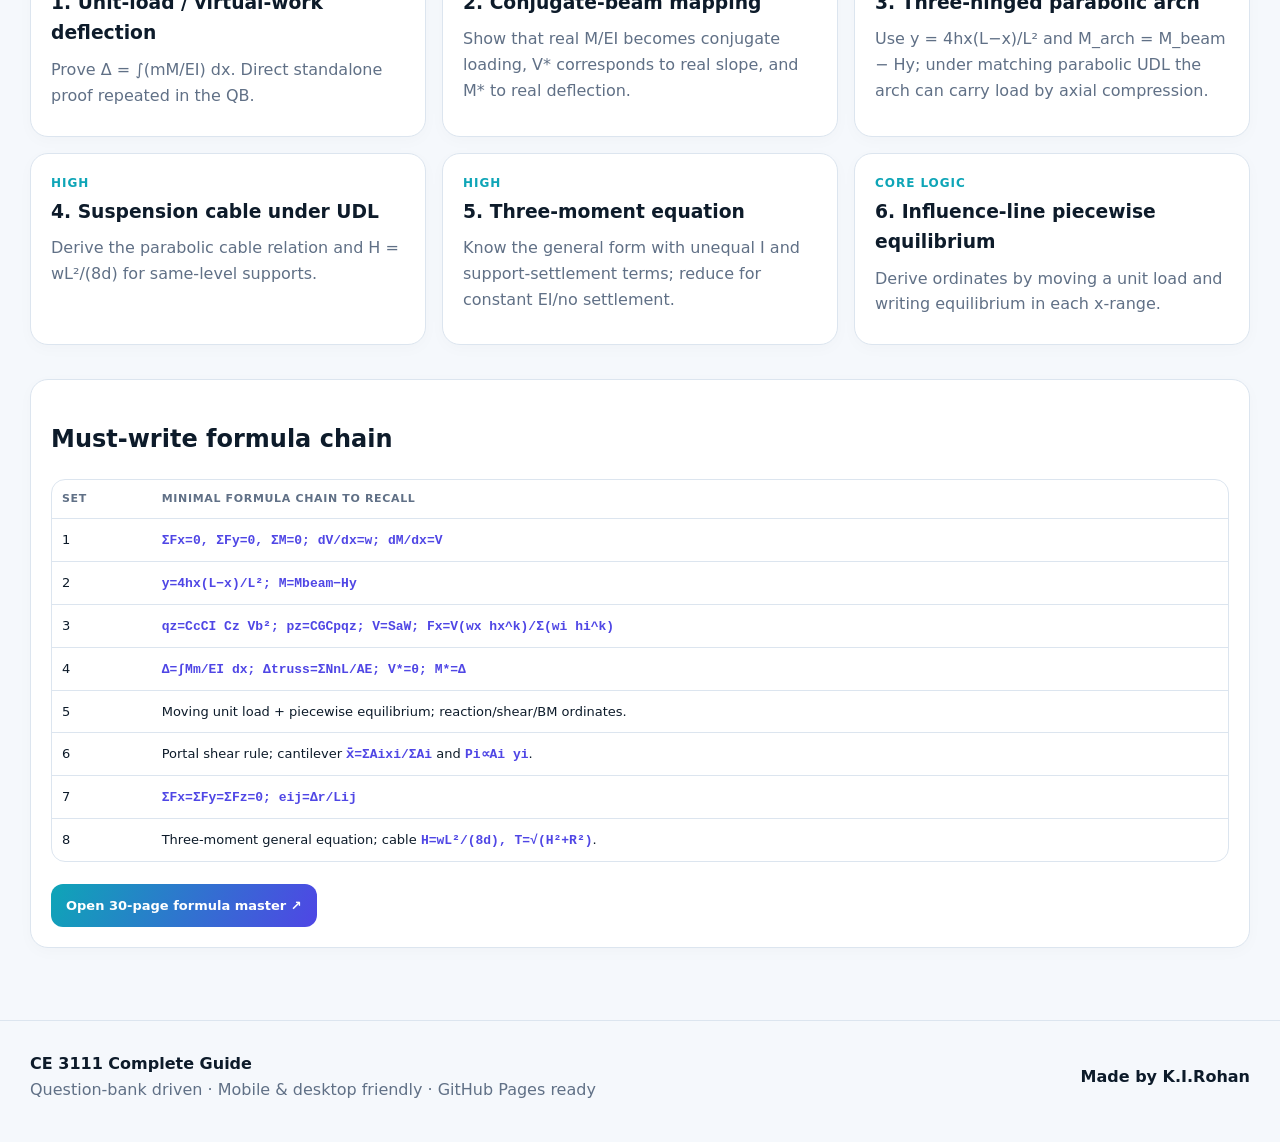
<file: formula-hub.html>
<!doctype html><html lang="en"><head><meta charset="utf-8"><meta name="viewport" content="width=device-width,initial-scale=1,viewport-fit=cover"><meta name="theme-color" content="#07111f"><meta name="description" content="CE 3111 complete study guide"><title>Formula Hub · CE 3111 Complete Guide</title><link rel="icon" href="assets/img/logo.svg" type="image/svg+xml"><link rel="manifest" href="manifest.webmanifest"><link rel="stylesheet" href="assets/css/site.css"></head><body><header class="topbar"><div class="container topbar-inner"><a class="brand" href="index.html"><img src="assets/img/logo.svg" alt="CE 3111 logo"><div><strong>CE 3111 Complete Guide</strong><span>Structural Analysis &amp; Design-I</span></div></a><button class="icon-btn menu-btn" id="menuToggle" aria-label="Toggle navigation">☰</button><nav class="nav" id="mainNav"><a href="index.html">Home</a><a href="class-notes.html">Class Note</a><a href="qb-analysis.html">QB Analysis</a><a href="qb-solutions.html">QB Solution</a><a href="backlog.html">Backlog</a><a href="formula-hub.html">Formula Hub</a></nav><div class="search-wrap"><input id="siteSearch" class="search-input" aria-label="Search guide" placeholder="Search guide…"><div id="searchResults" class="search-results"></div></div><button class="icon-btn" id="themeToggle" aria-label="Toggle theme">◐</button></div></header><main><div class="container"><div class="page-title"><div class="eyebrow">Formula + Theory + Proof</div><h1>Rapid Revision Hub</h1><p>A web companion to the polished formula master. Use it as the final formula checkpoint; open each class-note set for full explanation and matching QB years.</p></div><div class="grid grid-4" data-set-grid="A"></div><div class="grid grid-4 section-block" data-set-grid="B"></div><section class="section-block"><div class="section-head"><div><div class="kicker">Proof priority</div><h2>Proof / derivation list</h2></div></div><div class="grid grid-3" id="proofList"></div></section><section class="section-block"><div class="card"><h2>Must-write formula chain</h2><div class="table-scroll"><table class="data-table"><thead><tr><th>Set</th><th>Minimal formula chain to recall</th></tr></thead><tbody><tr><td>1</td><td><span class="formula">ΣFx=0, ΣFy=0, ΣM=0; dV/dx=w; dM/dx=V</span></td></tr><tr><td>2</td><td><span class="formula">y=4hx(L−x)/L²; M=Mbeam−Hy</span></td></tr><tr><td>3</td><td><span class="formula">qz=CcCI Cz Vb²; pz=CGCpqz; V=SaW; Fx=V(wx hx^k)/Σ(wi hi^k)</span></td></tr><tr><td>4</td><td><span class="formula">Δ=∫Mm/EI dx; Δtruss=ΣNnL/AE; V*=θ; M*=Δ</span></td></tr><tr><td>5</td><td>Moving unit load + piecewise equilibrium; reaction/shear/BM ordinates.</td></tr><tr><td>6</td><td>Portal shear rule; cantilever <span class="formula">x̄=ΣAixi/ΣAi</span> and <span class="formula">Pi∝Ai yi</span>.</td></tr><tr><td>7</td><td><span class="formula">ΣFx=ΣFy=ΣFz=0; eij=Δr/Lij</span></td></tr><tr><td>8</td><td>Three-moment general equation; cable <span class="formula">H=wL²/(8d), T=√(H²+R²)</span>.</td></tr></tbody></table></div><div class="actions"><a class="btn primary" href="docs/formula-theory-proof.pdf" target="_blank">Open 30-page formula master ↗</a></div></div></section></div></main><footer class="footer"><div class="container footer-inner"><div><strong>CE 3111 Complete Guide</strong><div>Question-bank driven · Mobile &amp; desktop friendly · GitHub Pages ready</div></div><div><strong>Made by K.I.Rohan</strong></div></div></footer><button id="backTop" class="backtop" aria-label="Back to top">↑</button><script src="assets/js/data.js"></script><script src="assets/js/site.js"></script></body></html>
</file>
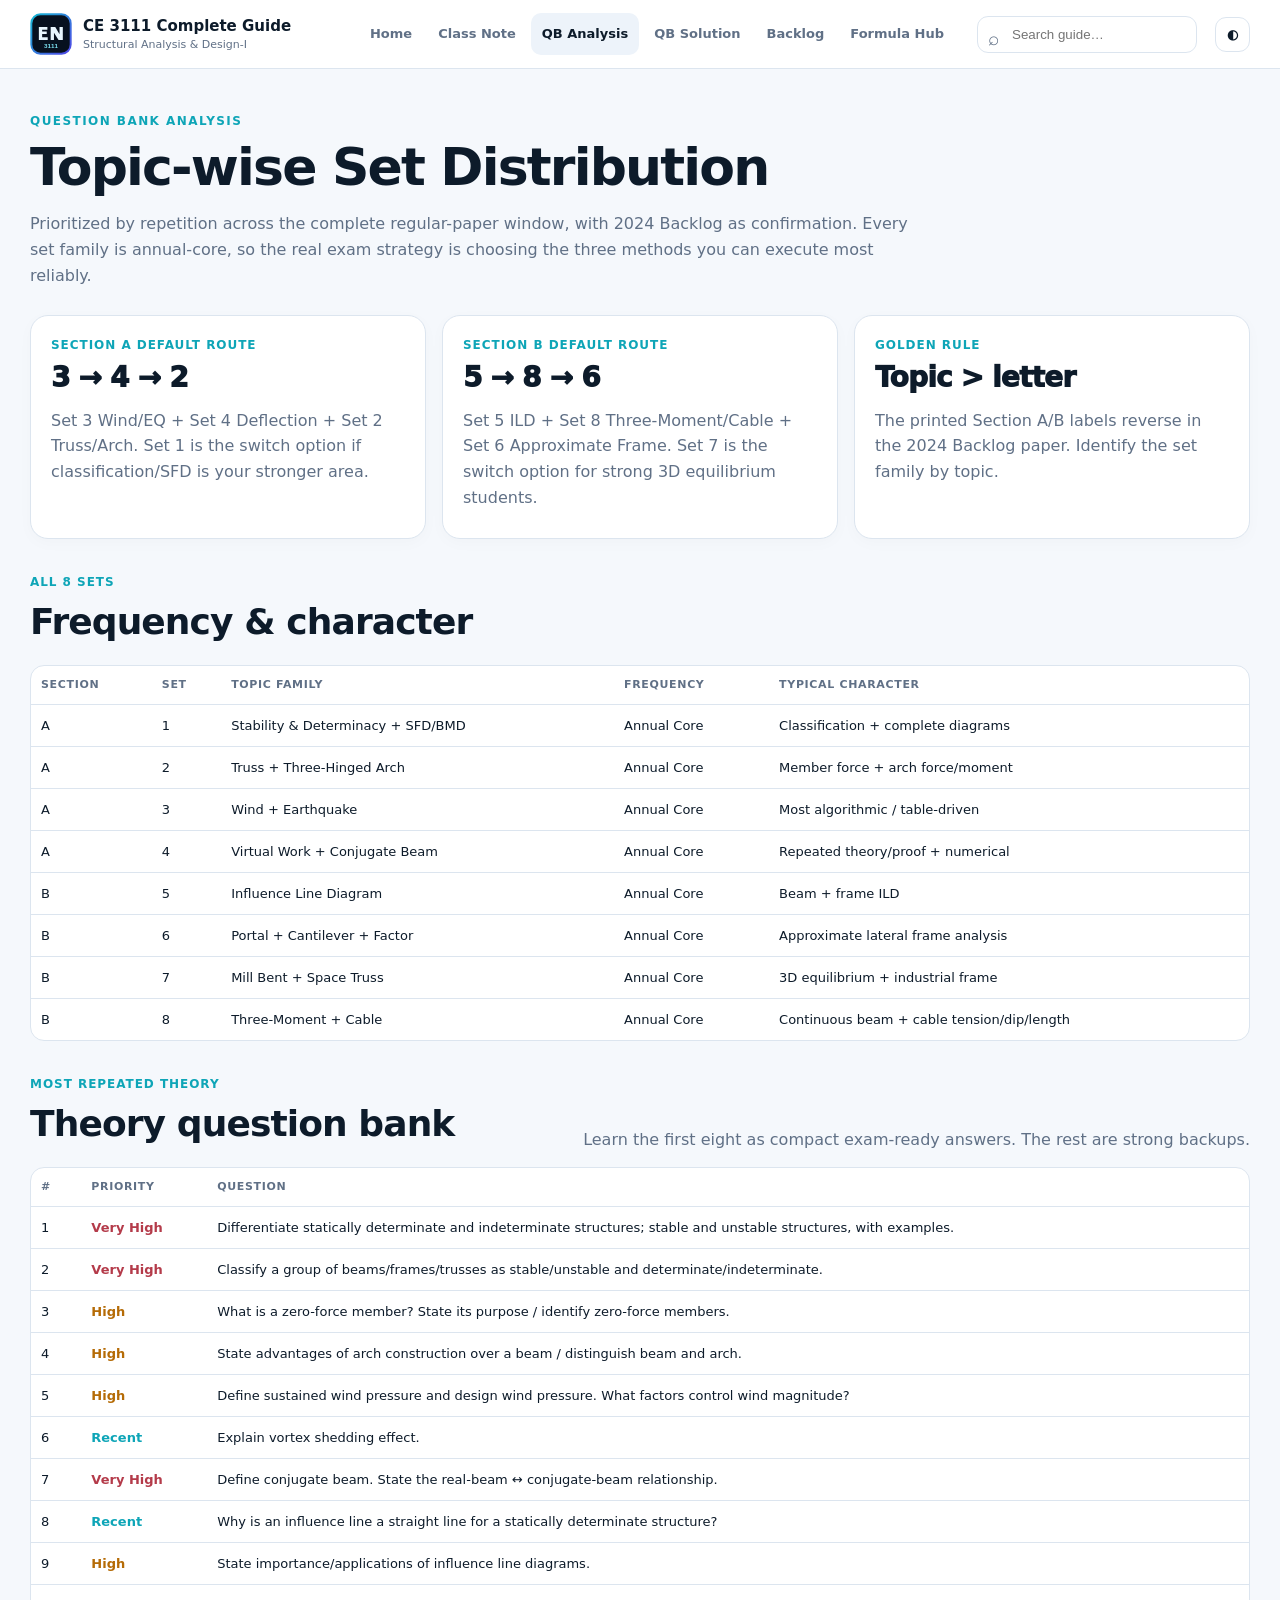
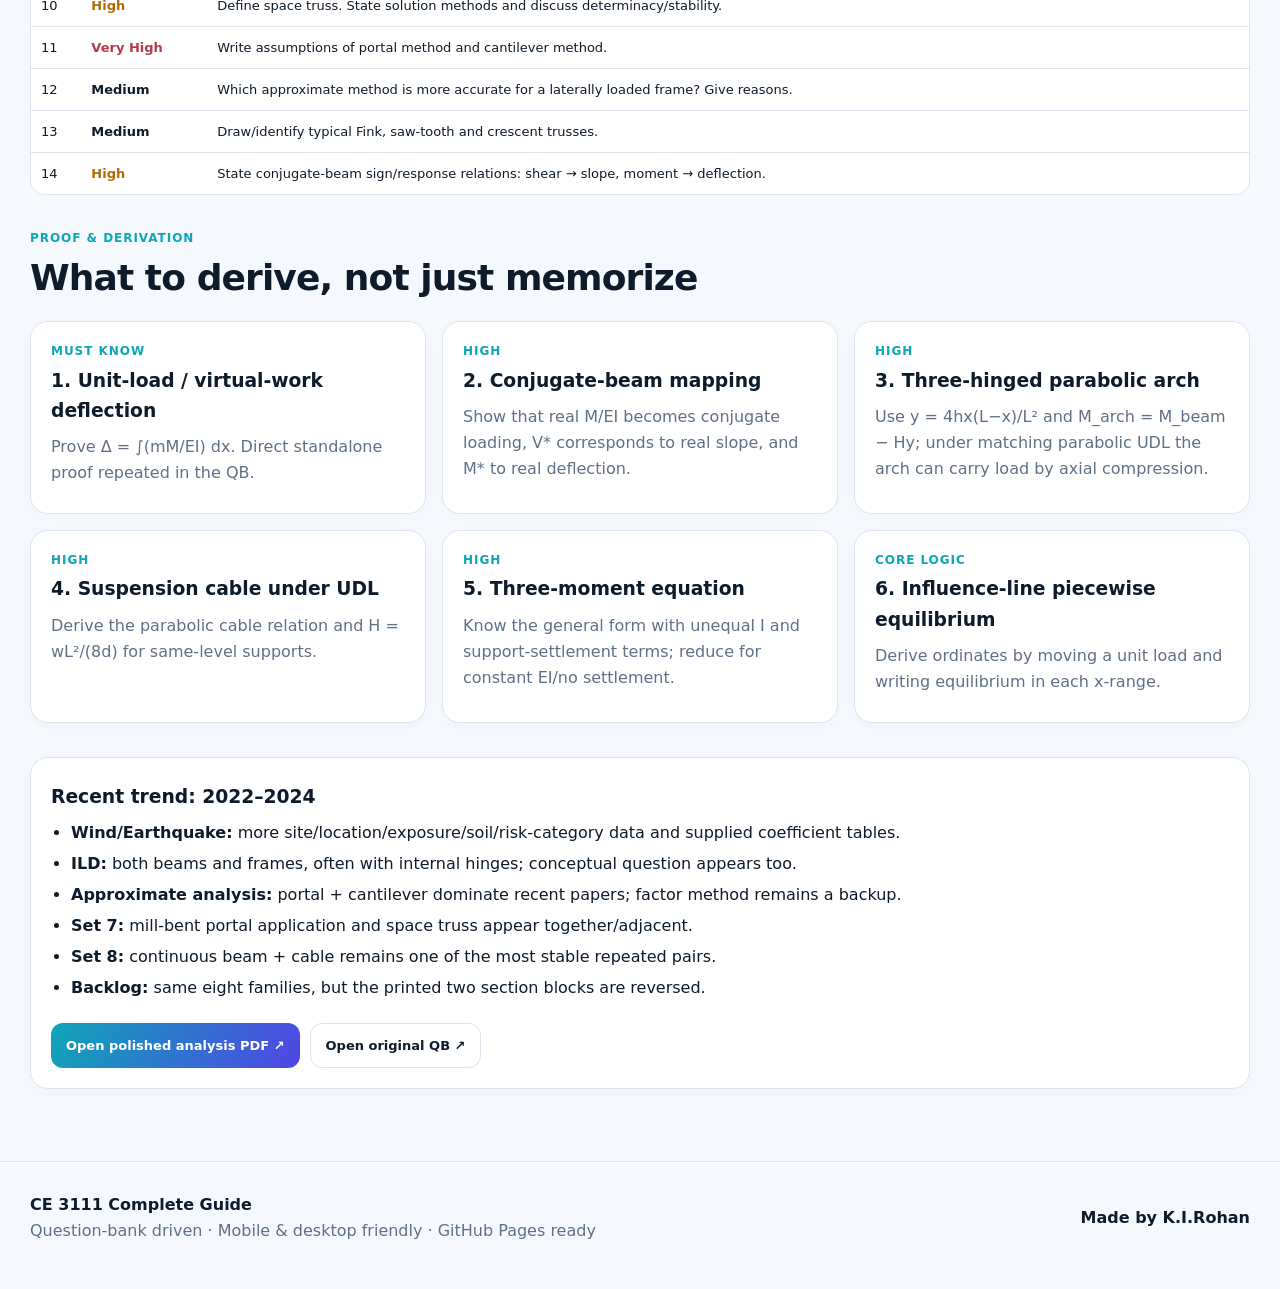
<file: qb-analysis.html>
<!doctype html><html lang="en"><head><meta charset="utf-8"><meta name="viewport" content="width=device-width,initial-scale=1,viewport-fit=cover"><meta name="theme-color" content="#07111f"><meta name="description" content="CE 3111 complete study guide"><title>Question Bank Analysis · CE 3111 Complete Guide</title><link rel="icon" href="assets/img/logo.svg" type="image/svg+xml"><link rel="manifest" href="manifest.webmanifest"><link rel="stylesheet" href="assets/css/site.css"></head><body><header class="topbar"><div class="container topbar-inner"><a class="brand" href="index.html"><img src="assets/img/logo.svg" alt="CE 3111 logo"><div><strong>CE 3111 Complete Guide</strong><span>Structural Analysis &amp; Design-I</span></div></a><button class="icon-btn menu-btn" id="menuToggle" aria-label="Toggle navigation">☰</button><nav class="nav" id="mainNav"><a href="index.html">Home</a><a href="class-notes.html">Class Note</a><a href="qb-analysis.html">QB Analysis</a><a href="qb-solutions.html">QB Solution</a><a href="backlog.html">Backlog</a><a href="formula-hub.html">Formula Hub</a></nav><div class="search-wrap"><input id="siteSearch" class="search-input" aria-label="Search guide" placeholder="Search guide…"><div id="searchResults" class="search-results"></div></div><button class="icon-btn" id="themeToggle" aria-label="Toggle theme">◐</button></div></header><main><div class="container"><div class="page-title"><div class="eyebrow">Question Bank Analysis</div><h1>Topic-wise Set Distribution</h1><p>Prioritized by repetition across the complete regular-paper window, with 2024 Backlog as confirmation. Every set family is annual-core, so the real exam strategy is choosing the three methods you can execute most reliably.</p></div>
<div class="grid grid-3"><article class="card"><div class="kicker">Section A default route</div><div class="stat">3 → 4 → 2</div><p>Set 3 Wind/EQ + Set 4 Deflection + Set 2 Truss/Arch. Set 1 is the switch option if classification/SFD is your stronger area.</p></article><article class="card"><div class="kicker">Section B default route</div><div class="stat">5 → 8 → 6</div><p>Set 5 ILD + Set 8 Three-Moment/Cable + Set 6 Approximate Frame. Set 7 is the switch option for strong 3D equilibrium students.</p></article><article class="card"><div class="kicker">Golden rule</div><div class="stat">Topic &gt; letter</div><p>The printed Section A/B labels reverse in the 2024 Backlog paper. Identify the set family by topic.</p></article></div>
<section class="section-block"><div class="section-head"><div><div class="kicker">All 8 sets</div><h2>Frequency & character</h2></div></div><div class="table-scroll"><table class="data-table"><thead><tr><th>Section</th><th>Set</th><th>Topic family</th><th>Frequency</th><th>Typical character</th></tr></thead><tbody>
<tr><td>A</td><td>1</td><td>Stability & Determinacy + SFD/BMD</td><td>Annual Core</td><td>Classification + complete diagrams</td></tr><tr><td>A</td><td>2</td><td>Truss + Three-Hinged Arch</td><td>Annual Core</td><td>Member force + arch force/moment</td></tr><tr><td>A</td><td>3</td><td>Wind + Earthquake</td><td>Annual Core</td><td>Most algorithmic / table-driven</td></tr><tr><td>A</td><td>4</td><td>Virtual Work + Conjugate Beam</td><td>Annual Core</td><td>Repeated theory/proof + numerical</td></tr><tr><td>B</td><td>5</td><td>Influence Line Diagram</td><td>Annual Core</td><td>Beam + frame ILD</td></tr><tr><td>B</td><td>6</td><td>Portal + Cantilever + Factor</td><td>Annual Core</td><td>Approximate lateral frame analysis</td></tr><tr><td>B</td><td>7</td><td>Mill Bent + Space Truss</td><td>Annual Core</td><td>3D equilibrium + industrial frame</td></tr><tr><td>B</td><td>8</td><td>Three-Moment + Cable</td><td>Annual Core</td><td>Continuous beam + cable tension/dip/length</td></tr></tbody></table></div></section>
<section class="section-block"><div class="section-head"><div><div class="kicker">Most repeated theory</div><h2>Theory question bank</h2></div><p>Learn the first eight as compact exam-ready answers. The rest are strong backups.</p></div><div class="table-scroll"><table class="data-table"><thead><tr><th>#</th><th>Priority</th><th>Question</th></tr></thead><tbody id="theoryTable"></tbody></table></div></section>
<section class="section-block"><div class="section-head"><div><div class="kicker">Proof & derivation</div><h2>What to derive, not just memorize</h2></div></div><div class="grid grid-3" id="proofList"></div></section>
<section class="section-block"><div class="card"><h3>Recent trend: 2022–2024</h3><ul class="compact-list"><li><b>Wind/Earthquake:</b> more site/location/exposure/soil/risk-category data and supplied coefficient tables.</li><li><b>ILD:</b> both beams and frames, often with internal hinges; conceptual question appears too.</li><li><b>Approximate analysis:</b> portal + cantilever dominate recent papers; factor method remains a backup.</li><li><b>Set 7:</b> mill-bent portal application and space truss appear together/adjacent.</li><li><b>Set 8:</b> continuous beam + cable remains one of the most stable repeated pairs.</li><li><b>Backlog:</b> same eight families, but the printed two section blocks are reversed.</li></ul><div class="actions"><a class="btn primary" href="docs/question-bank-analysis.pdf" target="_blank">Open polished analysis PDF ↗</a><a class="btn" href="docs/question-bank-2016-2024.pdf" target="_blank">Open original QB ↗</a></div></div></section></div></main><footer class="footer"><div class="container footer-inner"><div><strong>CE 3111 Complete Guide</strong><div>Question-bank driven · Mobile &amp; desktop friendly · GitHub Pages ready</div></div><div><strong>Made by K.I.Rohan</strong></div></div></footer><button id="backTop" class="backtop" aria-label="Back to top">↑</button><script src="assets/js/data.js"></script><script src="assets/js/site.js"></script></body></html>
</file>
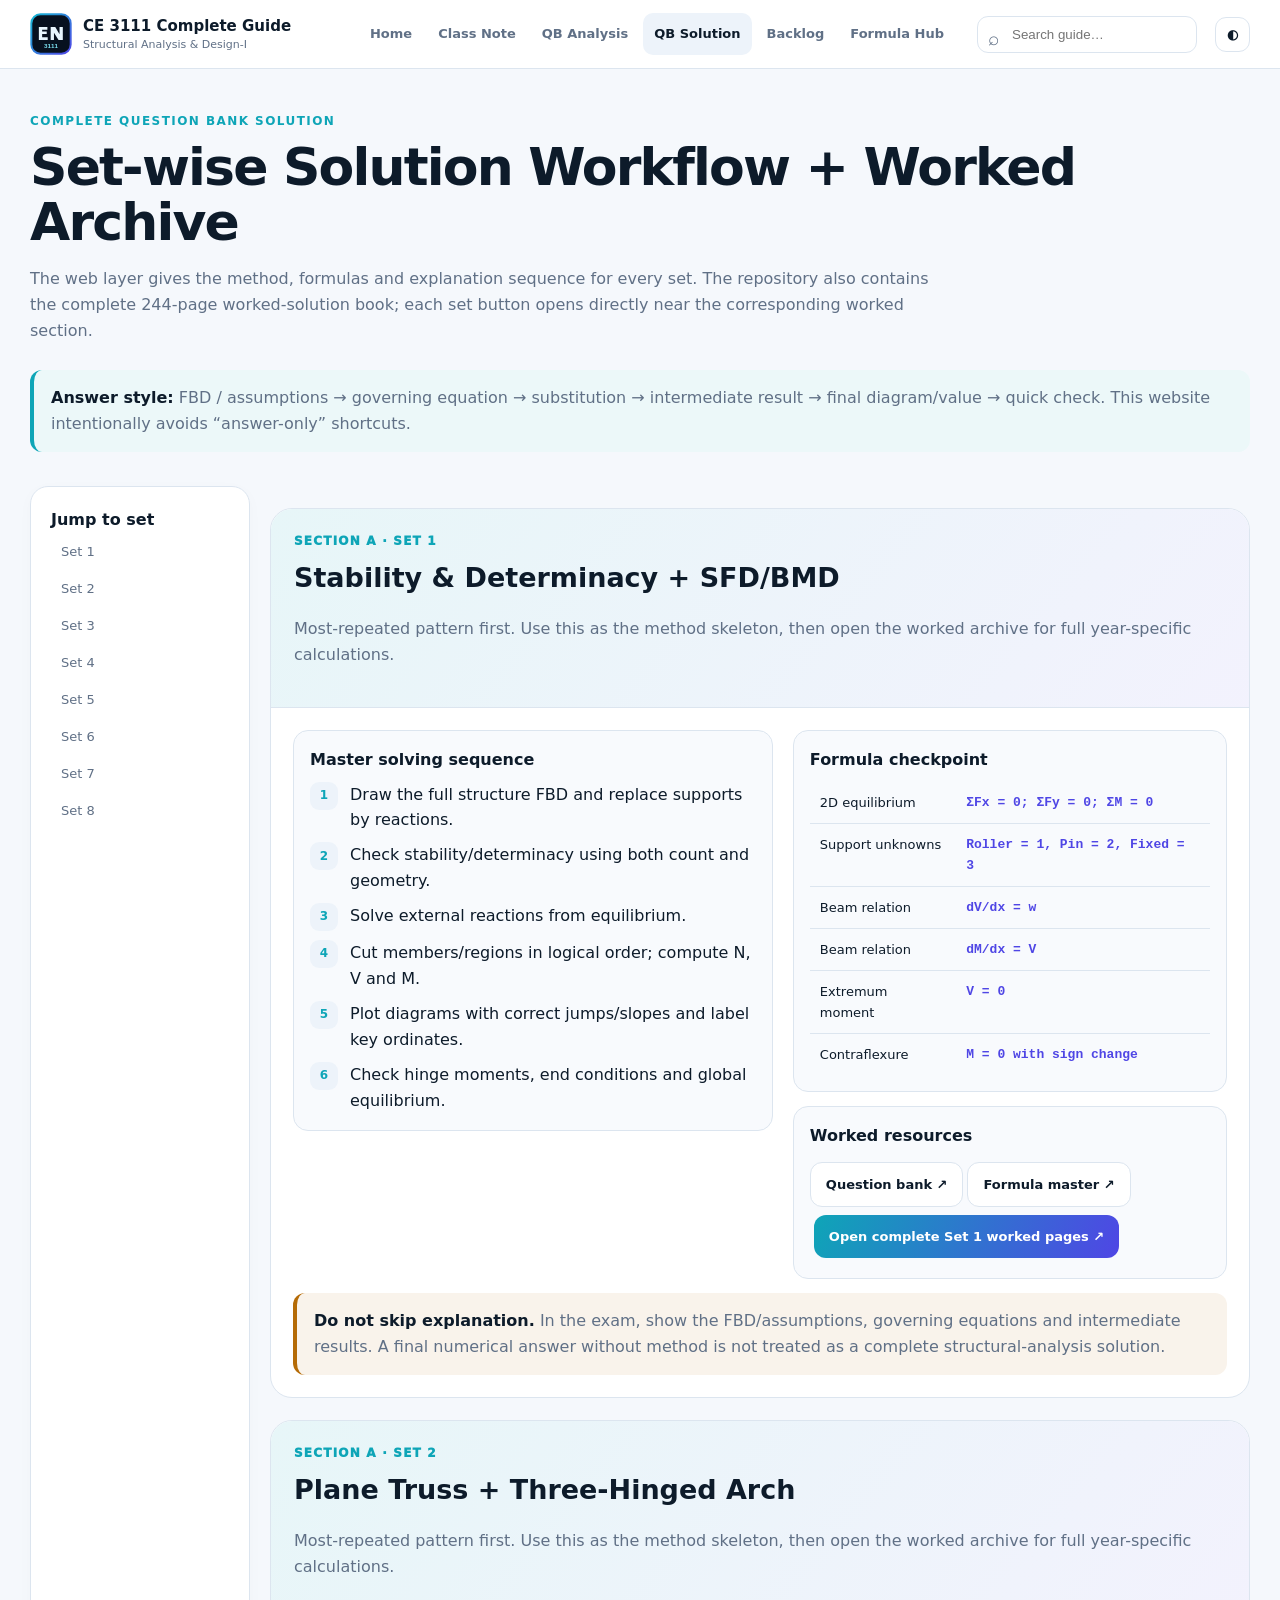
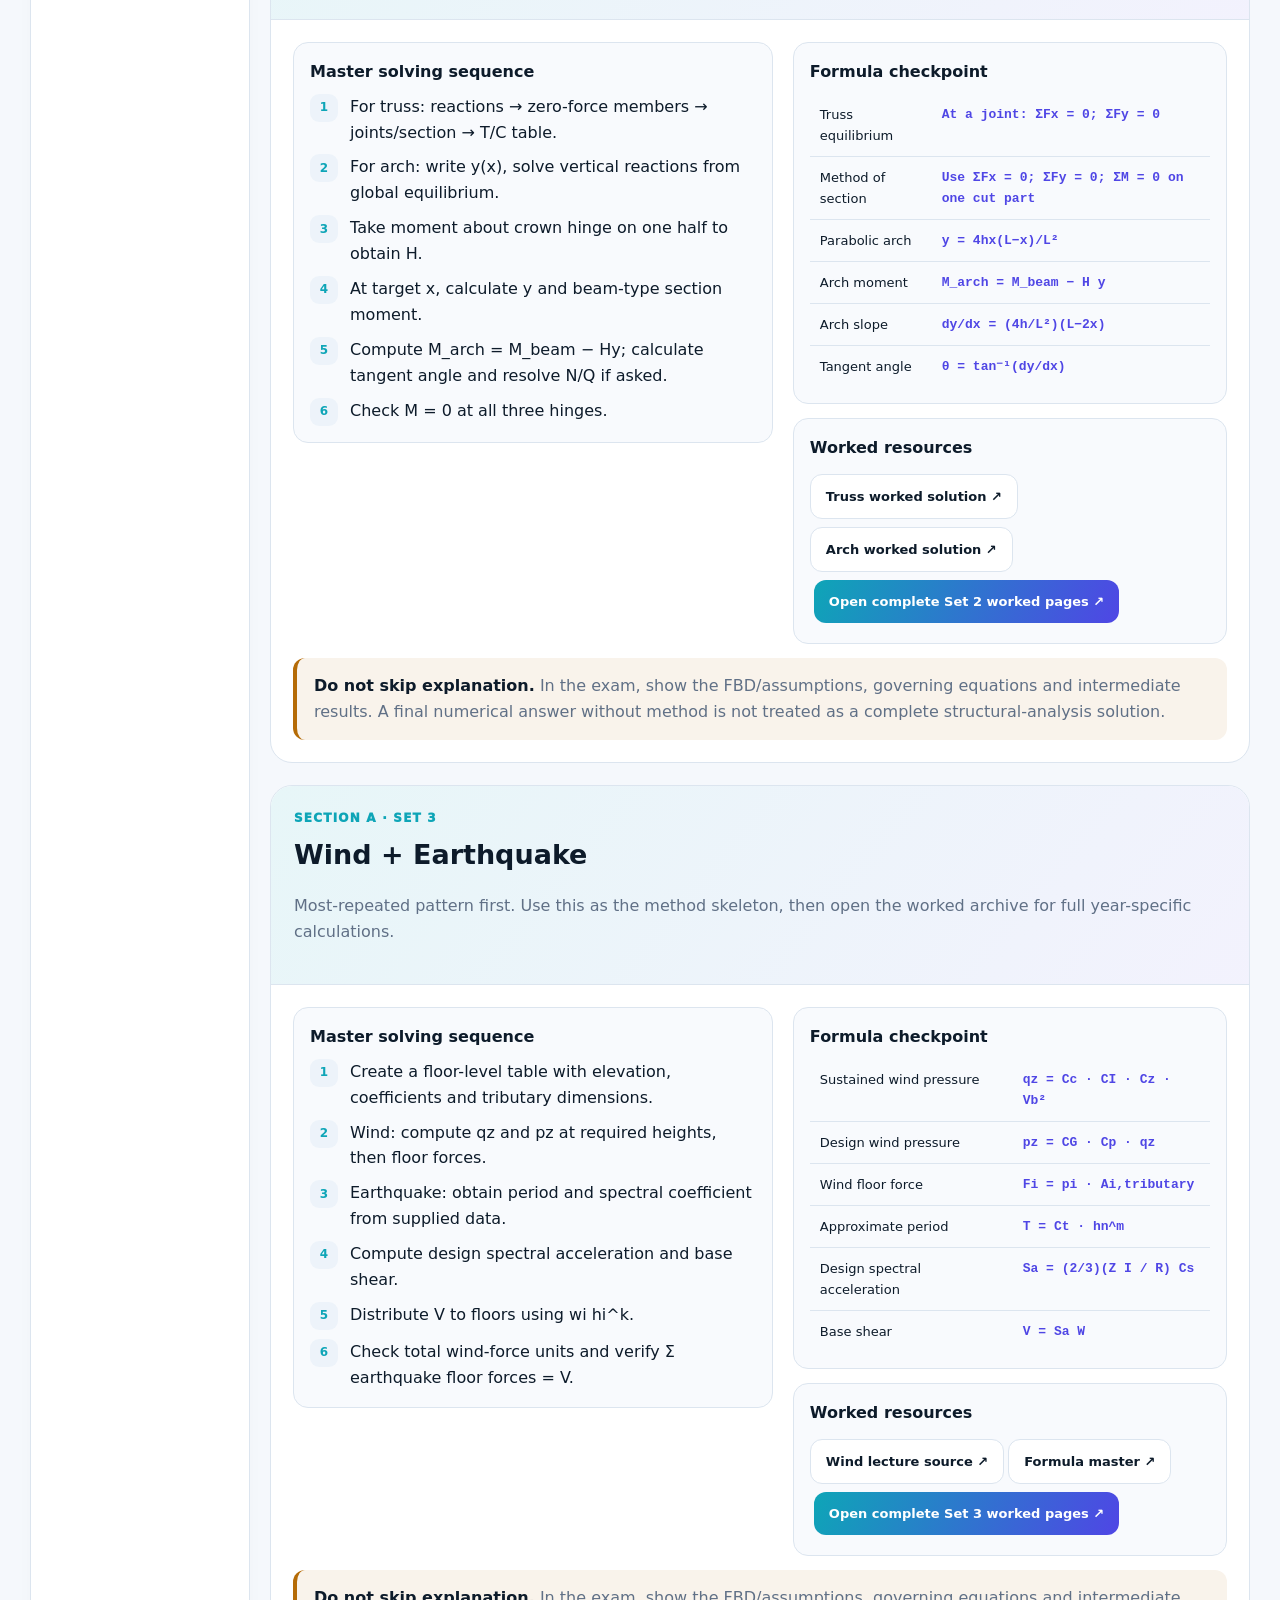
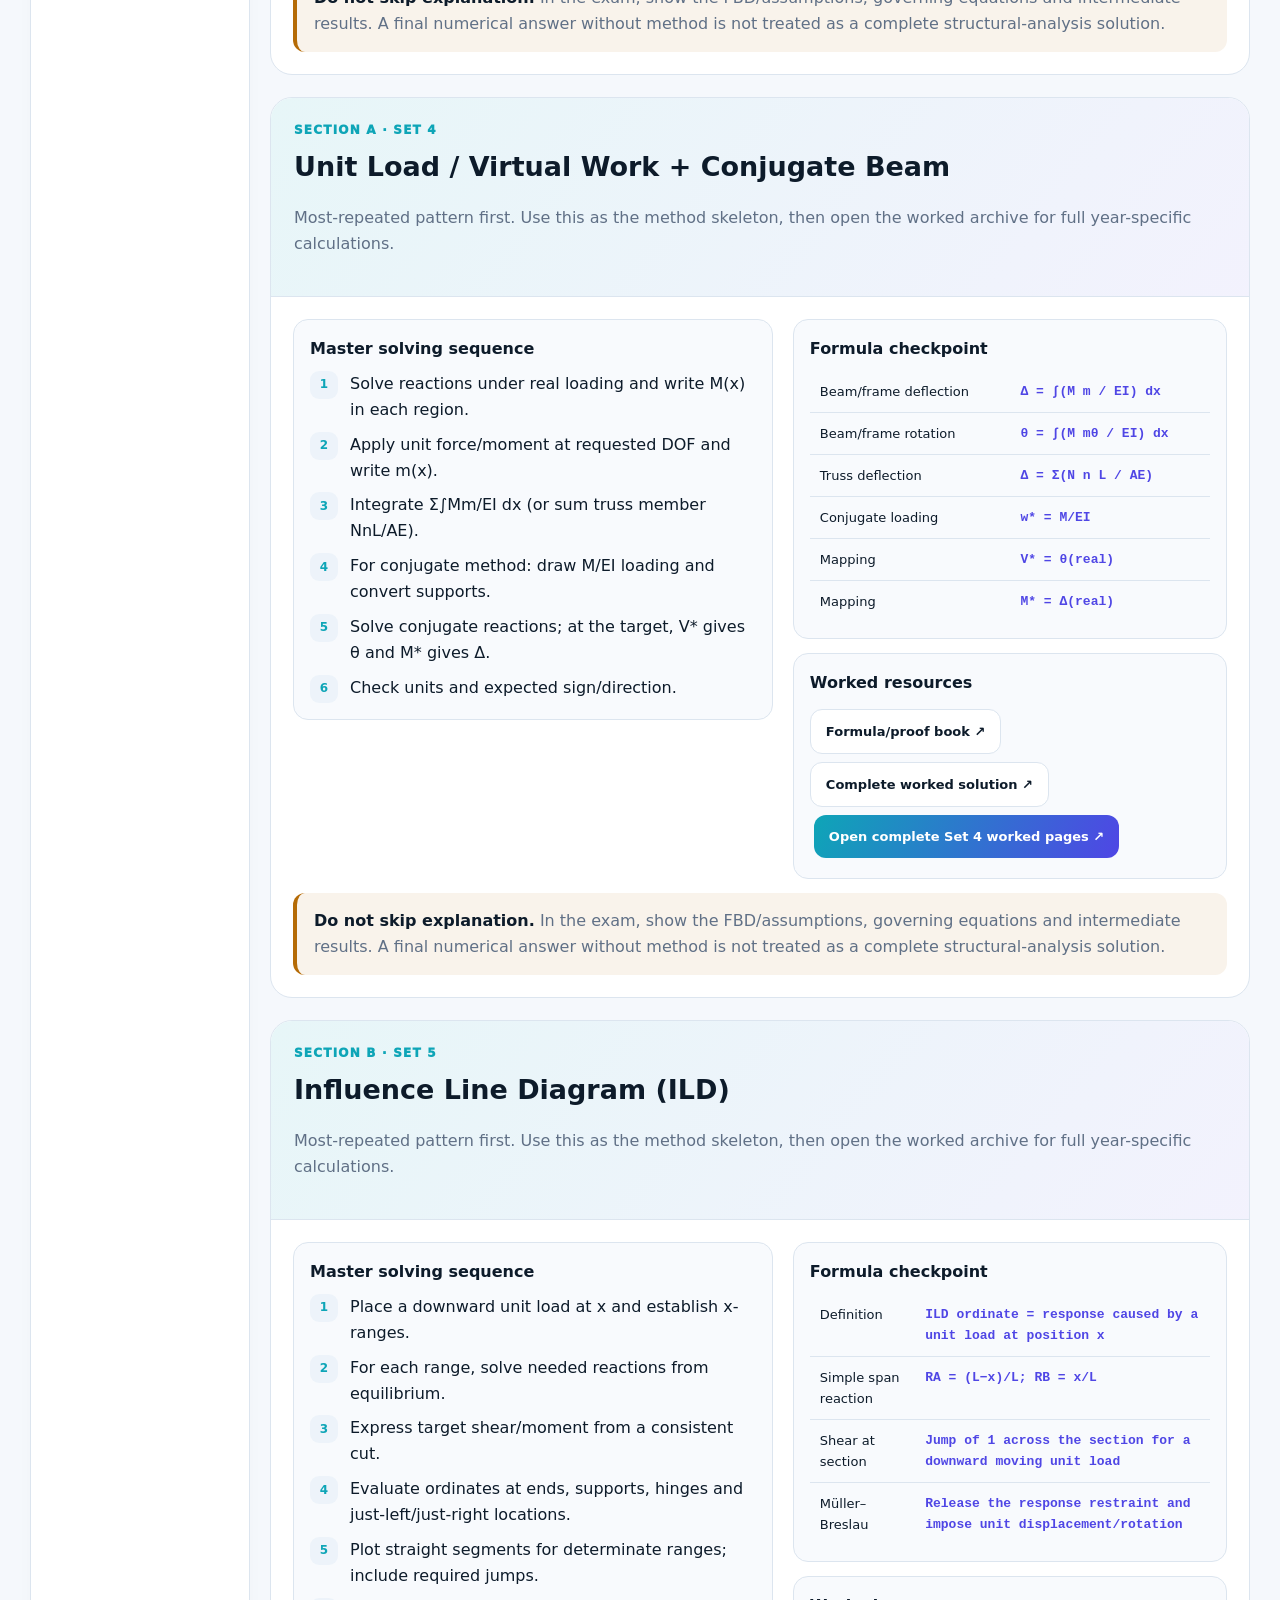
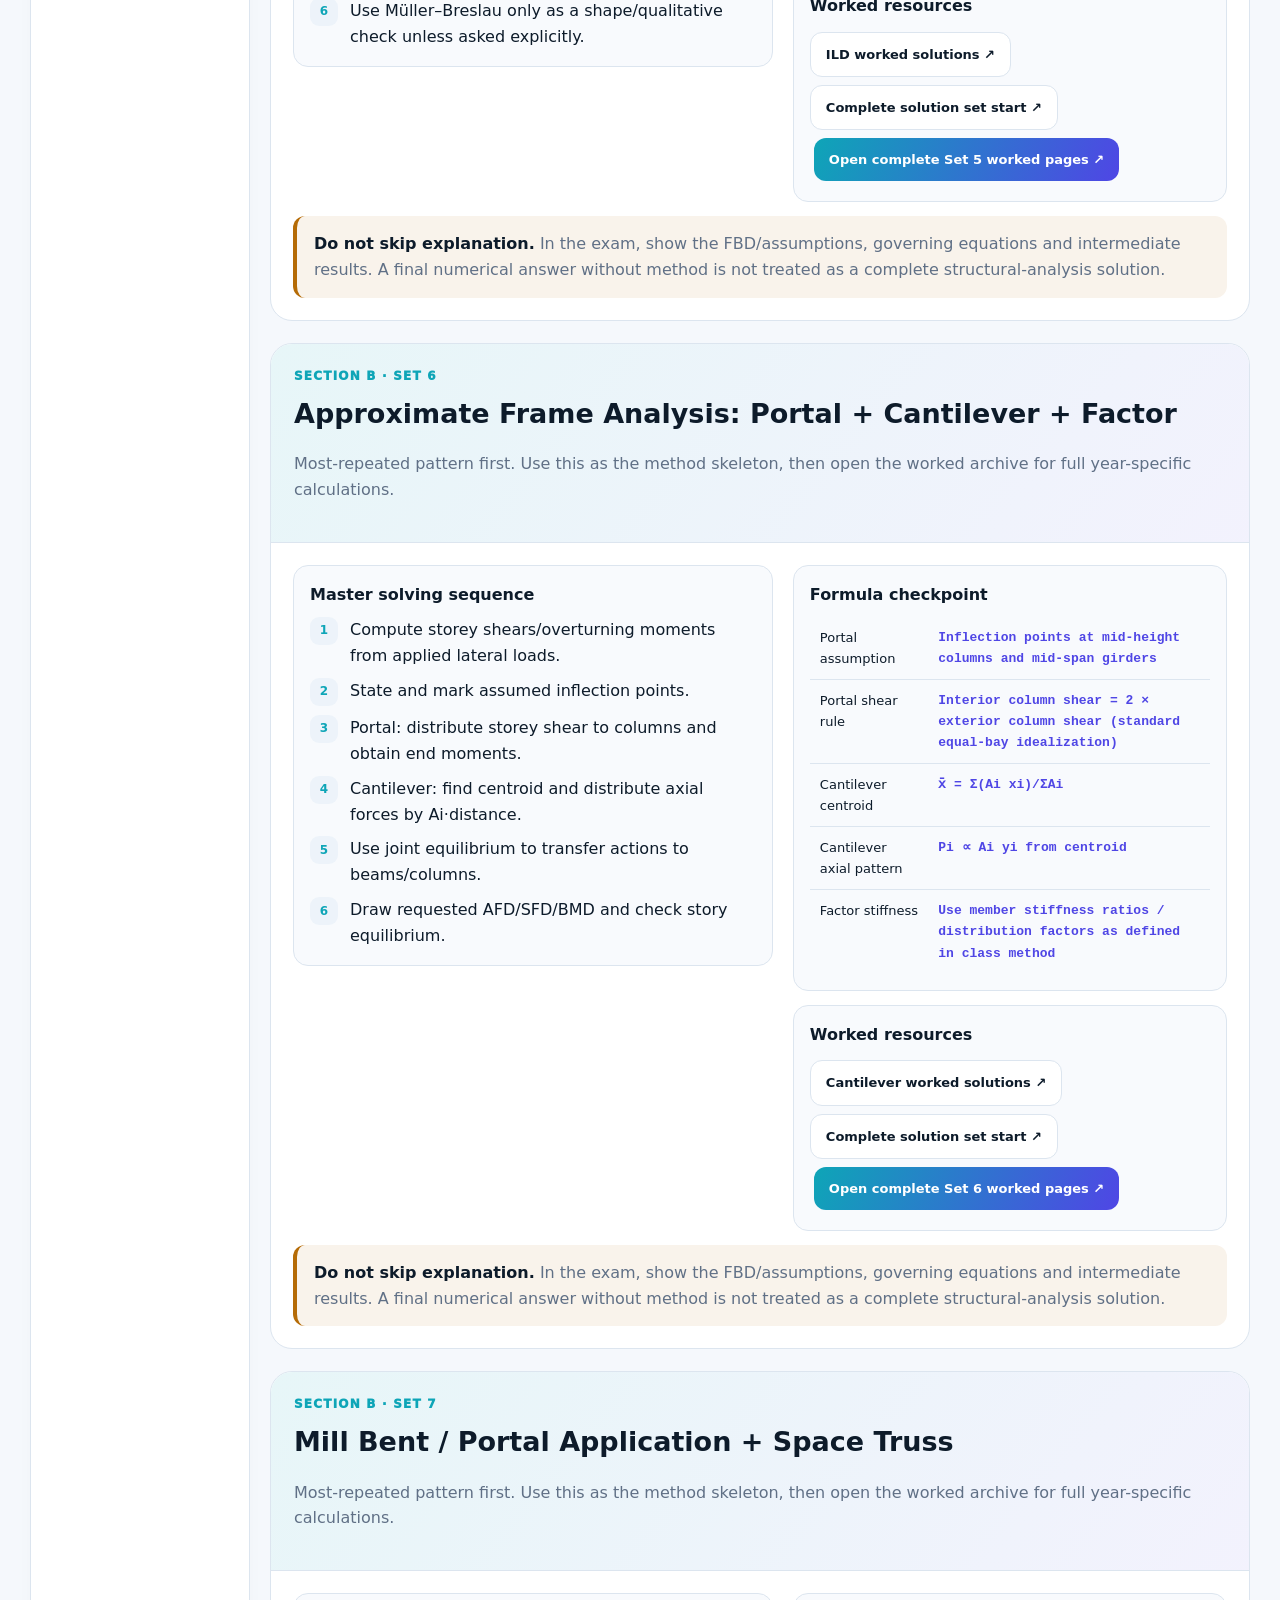
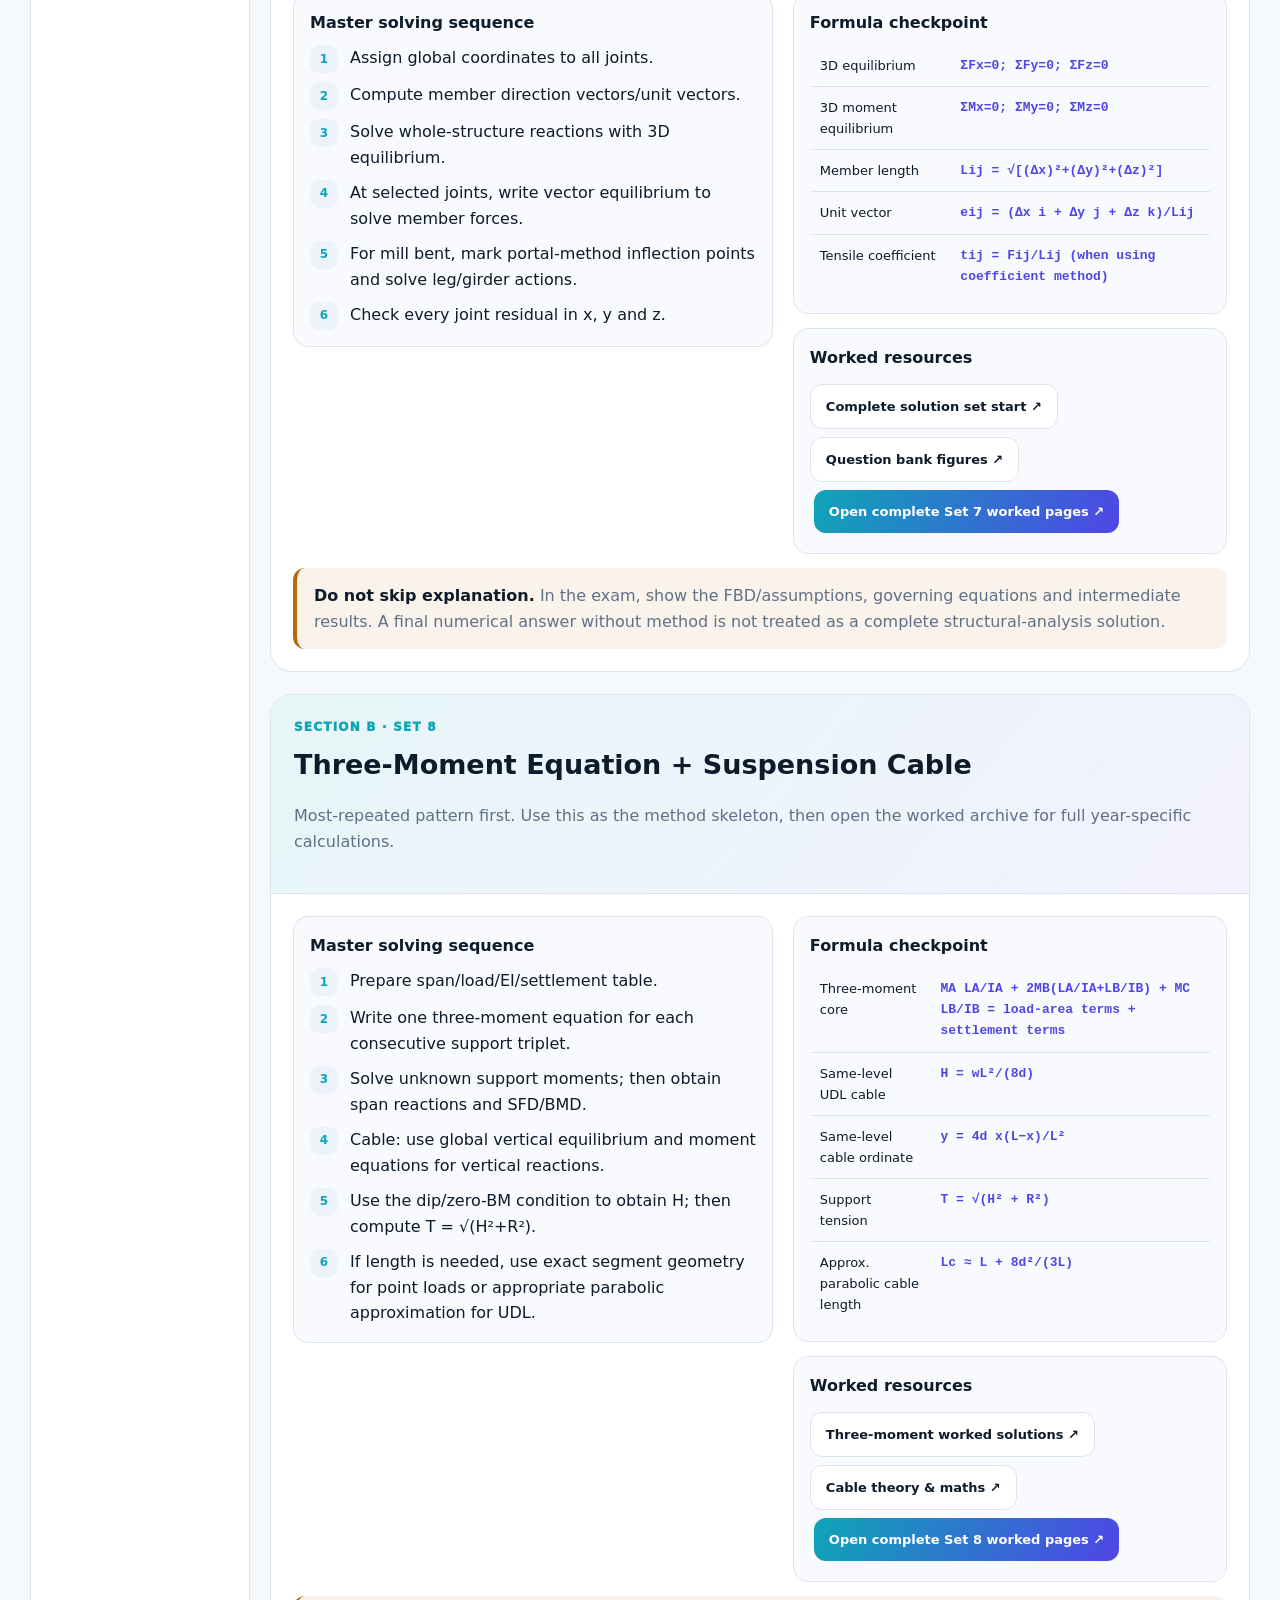
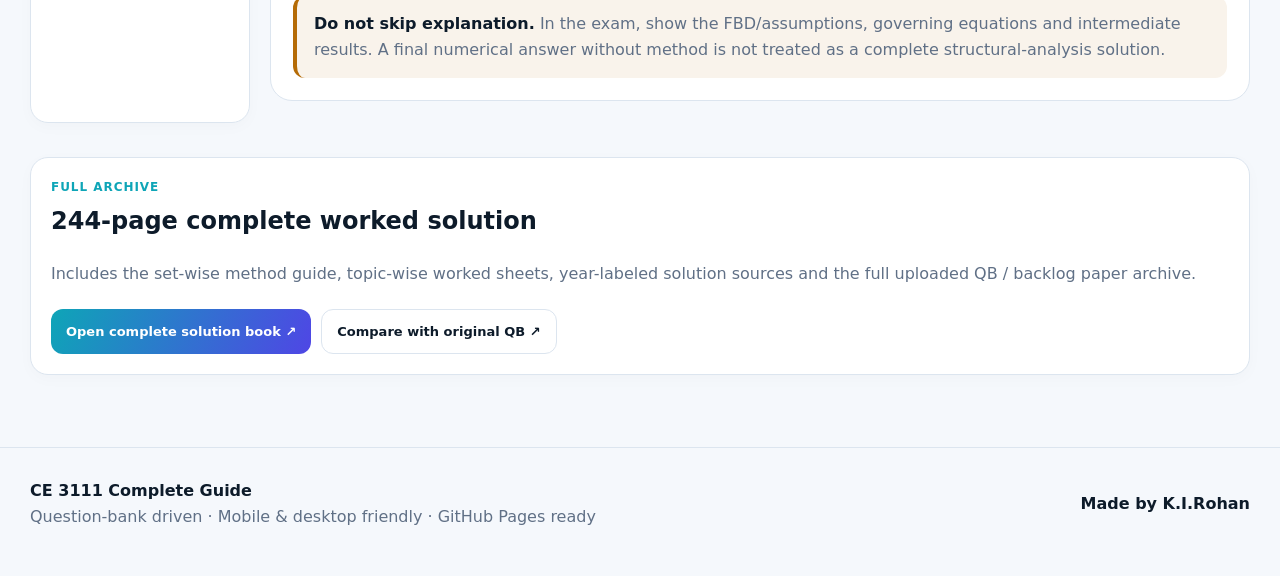
<file: qb-solutions.html>
<!doctype html><html lang="en"><head><meta charset="utf-8"><meta name="viewport" content="width=device-width,initial-scale=1,viewport-fit=cover"><meta name="theme-color" content="#07111f"><meta name="description" content="CE 3111 complete study guide"><title>Question Bank Solution · CE 3111 Complete Guide</title><link rel="icon" href="assets/img/logo.svg" type="image/svg+xml"><link rel="manifest" href="manifest.webmanifest"><link rel="stylesheet" href="assets/css/site.css"></head><body><header class="topbar"><div class="container topbar-inner"><a class="brand" href="index.html"><img src="assets/img/logo.svg" alt="CE 3111 logo"><div><strong>CE 3111 Complete Guide</strong><span>Structural Analysis &amp; Design-I</span></div></a><button class="icon-btn menu-btn" id="menuToggle" aria-label="Toggle navigation">☰</button><nav class="nav" id="mainNav"><a href="index.html">Home</a><a href="class-notes.html">Class Note</a><a href="qb-analysis.html">QB Analysis</a><a href="qb-solutions.html">QB Solution</a><a href="backlog.html">Backlog</a><a href="formula-hub.html">Formula Hub</a></nav><div class="search-wrap"><input id="siteSearch" class="search-input" aria-label="Search guide" placeholder="Search guide…"><div id="searchResults" class="search-results"></div></div><button class="icon-btn" id="themeToggle" aria-label="Toggle theme">◐</button></div></header><main><div class="container"><div class="page-title"><div class="eyebrow">Complete Question Bank Solution</div><h1>Set-wise Solution Workflow + Worked Archive</h1><p>The web layer gives the method, formulas and explanation sequence for every set. The repository also contains the complete 244-page worked-solution book; each set button opens directly near the corresponding worked section.</p></div><div class="notice"><strong>Answer style:</strong> FBD / assumptions → governing equation → substitution → intermediate result → final diagram/value → quick check. This website intentionally avoids “answer-only” shortcuts.</div><div class="layout-with-toc section-block"><aside class="card toc"><b>Jump to set</b><a href="#set-1">Set 1</a><a href="#set-2">Set 2</a><a href="#set-3">Set 3</a><a href="#set-4">Set 4</a><a href="#set-5">Set 5</a><a href="#set-6">Set 6</a><a href="#set-7">Set 7</a><a href="#set-8">Set 8</a></aside><div id="solutionsContainer"></div></div><section class="section-block"><div class="card"><div class="kicker">Full archive</div><h2 style="margin-top:5px">244-page complete worked solution</h2><p>Includes the set-wise method guide, topic-wise worked sheets, year-labeled solution sources and the full uploaded QB / backlog paper archive.</p><div class="actions"><a class="btn primary" href="docs/question-bank-solution-complete.pdf" target="_blank">Open complete solution book ↗</a><a class="btn" href="docs/question-bank-2016-2024.pdf" target="_blank">Compare with original QB ↗</a></div></div></section></div></main><footer class="footer"><div class="container footer-inner"><div><strong>CE 3111 Complete Guide</strong><div>Question-bank driven · Mobile &amp; desktop friendly · GitHub Pages ready</div></div><div><strong>Made by K.I.Rohan</strong></div></div></footer><button id="backTop" class="backtop" aria-label="Back to top">↑</button><script src="assets/js/data.js"></script><script src="assets/js/site.js"></script></body></html>
</file>
<file: assets/css/site.css>
:root{--bg:#f5f8fc;--surface:#fff;--surface2:#edf3fa;--text:#0d1b2a;--muted:#607086;--line:#dce5ef;--accent:#0ea5b7;--accent2:#4f46e5;--good:#137a5a;--warn:#b56b06;--danger:#b43b4a;--shadow:0 12px 35px rgba(22,42,66,.09);--radius:18px;--max:1220px}
[data-theme="dark"]{--bg:#07111f;--surface:#0d1929;--surface2:#122338;--text:#edf7ff;--muted:#9fb0c5;--line:#223a55;--accent:#47d4e5;--accent2:#8d8aff;--good:#63d7ad;--warn:#f2b85b;--danger:#ff8290;--shadow:0 14px 38px rgba(0,0,0,.25)}
*{box-sizing:border-box}html{scroll-behavior:smooth}body{margin:0;background:var(--bg);color:var(--text);font-family:Inter,ui-sans-serif,system-ui,-apple-system,BlinkMacSystemFont,"Segoe UI",sans-serif;line-height:1.62}a{color:inherit}img{max-width:100%;display:block}.container{width:min(var(--max),calc(100% - 32px));margin:auto}.topbar{position:sticky;top:0;z-index:1000;background:color-mix(in srgb,var(--surface) 92%,transparent);backdrop-filter:blur(16px);border-bottom:1px solid var(--line)}.topbar-inner{height:68px;display:flex;align-items:center;gap:18px}.brand{display:flex;align-items:center;gap:11px;text-decoration:none;min-width:max-content}.brand img{width:42px;height:42px}.brand strong{font-size:15px;display:block}.brand span{font-size:11px;color:var(--muted);display:block;margin-top:-2px}.nav{display:flex;gap:4px;margin-left:auto;align-items:center}.nav a{padding:10px 11px;border-radius:10px;text-decoration:none;color:var(--muted);font-weight:700;font-size:13px}.nav a:hover,.nav a.active{background:var(--surface2);color:var(--text)}.icon-btn{border:1px solid var(--line);background:var(--surface);color:var(--text);border-radius:11px;padding:9px 11px;cursor:pointer;font-weight:800}.menu-btn{display:none}.search-wrap{position:relative;margin-left:4px}.search-input{width:220px;border:1px solid var(--line);background:var(--surface);color:var(--text);border-radius:11px;padding:10px 12px 10px 34px;outline:none}.search-wrap:before{content:'⌕';position:absolute;left:11px;top:7px;color:var(--muted);font-size:19px}.search-results{display:none;position:absolute;right:0;top:49px;width:min(460px,88vw);max-height:66vh;overflow:auto;background:var(--surface);border:1px solid var(--line);border-radius:14px;box-shadow:var(--shadow);padding:7px}.search-results.open{display:block}.search-hit{display:block;text-decoration:none;padding:10px;border-radius:10px}.search-hit:hover{background:var(--surface2)}.search-hit b{display:block;font-size:13px}.search-hit small{color:var(--muted)}main{padding:38px 0 72px}.hero{background:radial-gradient(circle at 82% 18%,rgba(79,70,229,.18),transparent 30%),radial-gradient(circle at 12% 0%,rgba(14,165,183,.19),transparent 28%),var(--surface);border:1px solid var(--line);box-shadow:var(--shadow);border-radius:26px;padding:44px;overflow:hidden}.eyebrow{display:inline-flex;align-items:center;gap:8px;color:var(--accent);font-size:12px;font-weight:900;text-transform:uppercase;letter-spacing:.12em}.hero h1{font-size:clamp(34px,6vw,68px);line-height:1.02;margin:13px 0 14px;letter-spacing:-.045em}.hero h1 span{background:linear-gradient(110deg,var(--accent),var(--accent2));-webkit-background-clip:text;color:transparent}.hero p{font-size:17px;color:var(--muted);max-width:800px}.hero-actions,.actions{display:flex;flex-wrap:wrap;gap:10px;margin-top:22px}.btn{display:inline-flex;align-items:center;gap:8px;text-decoration:none;border-radius:12px;padding:11px 15px;font-weight:850;font-size:13px;border:1px solid var(--line);background:var(--surface);color:var(--text);cursor:pointer}.btn.primary{background:linear-gradient(115deg,var(--accent),var(--accent2));color:white;border:0}.btn:hover{transform:translateY(-1px)}.grid{display:grid;gap:16px}.grid-2{grid-template-columns:repeat(2,minmax(0,1fr))}.grid-3{grid-template-columns:repeat(3,minmax(0,1fr))}.grid-4{grid-template-columns:repeat(4,minmax(0,1fr))}.section-block{margin-top:34px}.section-head{display:flex;align-items:end;justify-content:space-between;gap:14px;margin-bottom:14px}.section-head h2{font-size:clamp(24px,4vw,36px);margin:0;letter-spacing:-.025em}.section-head p{margin:0;color:var(--muted);max-width:700px}.card{background:var(--surface);border:1px solid var(--line);border-radius:var(--radius);padding:20px;box-shadow:0 4px 16px rgba(0,0,0,.025)}.card h3{margin:4px 0 8px}.card p{color:var(--muted);margin:7px 0}.card .meta{display:flex;flex-wrap:wrap;gap:8px;margin-bottom:10px}.chip{display:inline-flex;align-items:center;padding:5px 9px;border-radius:999px;background:var(--surface2);border:1px solid var(--line);color:var(--muted);font-size:11px;font-weight:850}.chip.core{color:var(--good)}.set-num{font-size:12px;color:var(--accent);font-weight:950;text-transform:uppercase;letter-spacing:.1em}.set-card{position:relative;overflow:hidden}.set-card:after{content:'';position:absolute;width:120px;height:120px;border-radius:50%;right:-58px;top:-58px;background:linear-gradient(135deg,color-mix(in srgb,var(--accent) 24%,transparent),color-mix(in srgb,var(--accent2) 18%,transparent))}.set-card h3{padding-right:20px}.notice{border-left:4px solid var(--accent);background:color-mix(in srgb,var(--accent) 8%,var(--surface));padding:15px 17px;border-radius:12px;color:var(--muted)}.notice strong{color:var(--text)}.notice.warn{border-left-color:var(--warn);background:color-mix(in srgb,var(--warn) 8%,var(--surface))}.notice.danger{border-left-color:var(--danger)}.progress-box{display:flex;align-items:center;gap:16px}.progress-ring{width:84px;height:84px;border-radius:50%;display:grid;place-items:center;background:conic-gradient(var(--accent) var(--p,0%),var(--surface2) 0);position:relative}.progress-ring:before{content:'';position:absolute;inset:8px;border-radius:50%;background:var(--surface)}.progress-ring b{position:relative;font-size:18px}.progress-bar{height:10px;background:var(--surface2);border-radius:999px;overflow:hidden}.progress-bar span{height:100%;display:block;width:0;background:linear-gradient(90deg,var(--accent),var(--accent2));border-radius:999px}.checklist{display:grid;gap:8px}.check{display:flex;gap:9px;align-items:flex-start;padding:10px 0;border-bottom:1px dashed var(--line)}.check:last-child{border-bottom:0}.check input{margin-top:5px;accent-color:var(--accent);width:17px;height:17px}.muted{color:var(--muted)}.kicker{font-size:12px;font-weight:900;color:var(--accent);text-transform:uppercase;letter-spacing:.08em}.page-title{margin:0 0 26px}.page-title h1{font-size:clamp(32px,5vw,52px);line-height:1.06;margin:7px 0 10px;letter-spacing:-.035em}.page-title p{color:var(--muted);max-width:900px}.set-detail{scroll-margin-top:90px;margin:22px 0;background:var(--surface);border:1px solid var(--line);border-radius:22px;overflow:hidden}.set-detail-head{padding:23px;background:linear-gradient(130deg,color-mix(in srgb,var(--accent) 10%,var(--surface)),color-mix(in srgb,var(--accent2) 7%,var(--surface)));border-bottom:1px solid var(--line)}.set-detail-head h2{margin:5px 0 8px;font-size:27px}.set-detail-body{padding:22px}.cols{display:grid;grid-template-columns:1.05fr .95fr;gap:20px}.subcard{padding:16px;border:1px solid var(--line);border-radius:15px;background:color-mix(in srgb,var(--surface2) 38%,var(--surface));margin-bottom:14px}.subcard h3{margin:0 0 9px;font-size:16px}.compact-list{margin:0;padding-left:20px}.compact-list li{margin:5px 0}.formula-table,.data-table{width:100%;border-collapse:separate;border-spacing:0;font-size:13px}.formula-table th,.formula-table td,.data-table th,.data-table td{padding:10px;border-bottom:1px solid var(--line);vertical-align:top;text-align:left}.formula-table th,.data-table th{color:var(--muted);font-size:11px;text-transform:uppercase;letter-spacing:.06em}.formula-table tr:last-child td,.data-table tr:last-child td{border-bottom:0}.formula{font-family:"SFMono-Regular",Consolas,monospace;color:var(--accent2);font-weight:800}.year-grid{display:flex;flex-wrap:wrap;gap:7px}.year-pill{font-size:11px;padding:6px 8px;border-radius:9px;background:var(--surface2);border:1px solid var(--line);color:var(--muted)}.step-list{counter-reset:steps;list-style:none;padding:0;margin:0;display:grid;gap:9px}.step-list li{counter-increment:steps;display:grid;grid-template-columns:30px 1fr;gap:10px;align-items:start}.step-list li:before{content:counter(steps);width:28px;height:28px;border-radius:9px;background:var(--surface2);display:grid;place-items:center;color:var(--accent);font-weight:900;font-size:12px}.sketch-grid{display:grid;grid-template-columns:repeat(2,minmax(0,1fr));gap:12px}.sketch{border:1px solid var(--line);background:#fff;border-radius:14px;padding:8px}.table-scroll{overflow:auto;border:1px solid var(--line);border-radius:14px;background:var(--surface)}.table-scroll .data-table{min-width:720px}.download-card{display:flex;flex-direction:column}.download-card .btn{margin-top:auto;align-self:flex-start}.priority{font-weight:900}.priority.vh{color:var(--danger)}.priority.h{color:var(--warn)}.priority.r{color:var(--accent)}.footer{border-top:1px solid var(--line);padding:30px 0 46px;color:var(--muted)}.footer-inner{display:flex;justify-content:space-between;gap:20px;align-items:center}.footer strong{color:var(--text)}.backtop{position:fixed;right:18px;bottom:18px;width:44px;height:44px;border-radius:14px;border:1px solid var(--line);background:var(--surface);color:var(--text);display:none;place-items:center;box-shadow:var(--shadow);cursor:pointer;z-index:50}.backtop.show{display:grid}.toc{position:sticky;top:88px}.toc a{display:block;text-decoration:none;color:var(--muted);padding:8px 10px;border-radius:9px;font-size:13px}.toc a:hover{background:var(--surface2);color:var(--text)}.layout-with-toc{display:grid;grid-template-columns:220px 1fr;gap:20px}.stat{font-size:28px;font-weight:950;letter-spacing:-.03em}.stat-label{font-size:12px;color:var(--muted)}.mini-chart{display:flex;align-items:end;gap:7px;height:90px}.mini-chart span{flex:1;background:linear-gradient(180deg,var(--accent2),var(--accent));border-radius:7px 7px 3px 3px;min-width:12px;opacity:.82}.tagline{font-size:12px;color:var(--muted)}code{background:var(--surface2);border:1px solid var(--line);padding:2px 5px;border-radius:6px}hr{border:0;border-top:1px solid var(--line);margin:26px 0}
@media(max-width:1040px){.search-input{width:170px}.nav a{padding:9px 8px}.grid-4{grid-template-columns:repeat(2,1fr)}.layout-with-toc{grid-template-columns:1fr}.toc{position:static;display:flex;flex-wrap:wrap}.toc a{border:1px solid var(--line)}}
@media(max-width:820px){.menu-btn{display:inline-flex}.nav{display:none;position:absolute;left:16px;right:16px;top:72px;background:var(--surface);border:1px solid var(--line);border-radius:16px;padding:8px;box-shadow:var(--shadow);flex-direction:column;align-items:stretch}.nav.open{display:flex}.nav a{padding:11px}.search-wrap{margin-left:auto}.search-input{width:42px;padding-left:32px;color:transparent;cursor:pointer}.search-input:focus{width:min(310px,70vw);color:var(--text);cursor:text}.cols,.grid-3,.grid-2{grid-template-columns:1fr}.hero{padding:28px}.set-detail-body{padding:16px}.set-detail-head{padding:18px}.footer-inner{flex-direction:column;align-items:flex-start}}
@media(max-width:560px){.container{width:min(100% - 20px,var(--max))}.brand span{display:none}.brand strong{font-size:13px}.topbar-inner{height:62px;gap:8px}.brand img{width:36px;height:36px}.grid-4{grid-template-columns:1fr}.hero{border-radius:20px;padding:22px}.hero p{font-size:15px}.hero-actions .btn{width:100%;justify-content:center}.section-head{align-items:flex-start;flex-direction:column}.sketch-grid{grid-template-columns:1fr}.search-input:focus{width:58vw}.page-title{margin-bottom:18px}.card{padding:16px}.set-detail-head h2{font-size:23px}}
@media print{.topbar,.backtop,.footer,.hero-actions,.actions,.search-wrap,.menu-btn,.toc{display:none!important}body{background:white;color:black}.card,.set-detail,.hero{box-shadow:none;border:1px solid #ccc;break-inside:avoid}.layout-with-toc{display:block}main{padding-top:0}}
</file>
